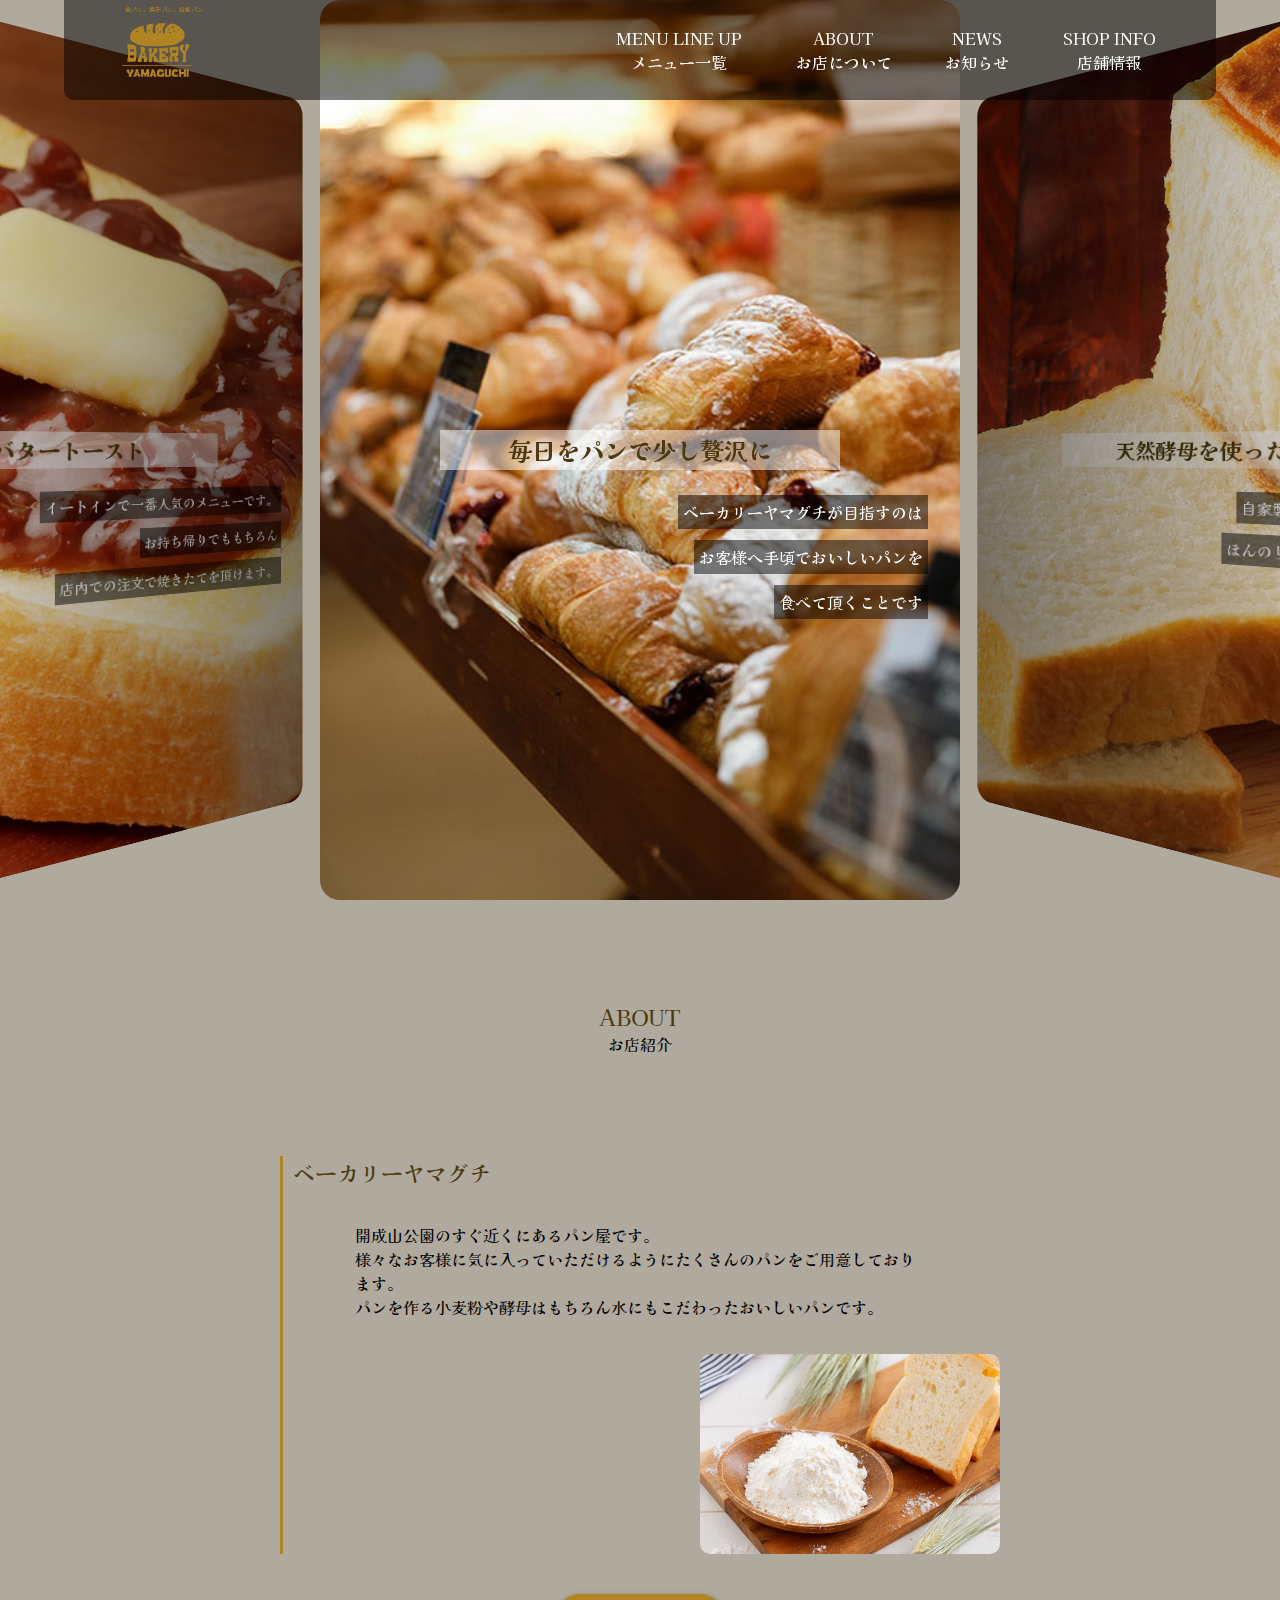
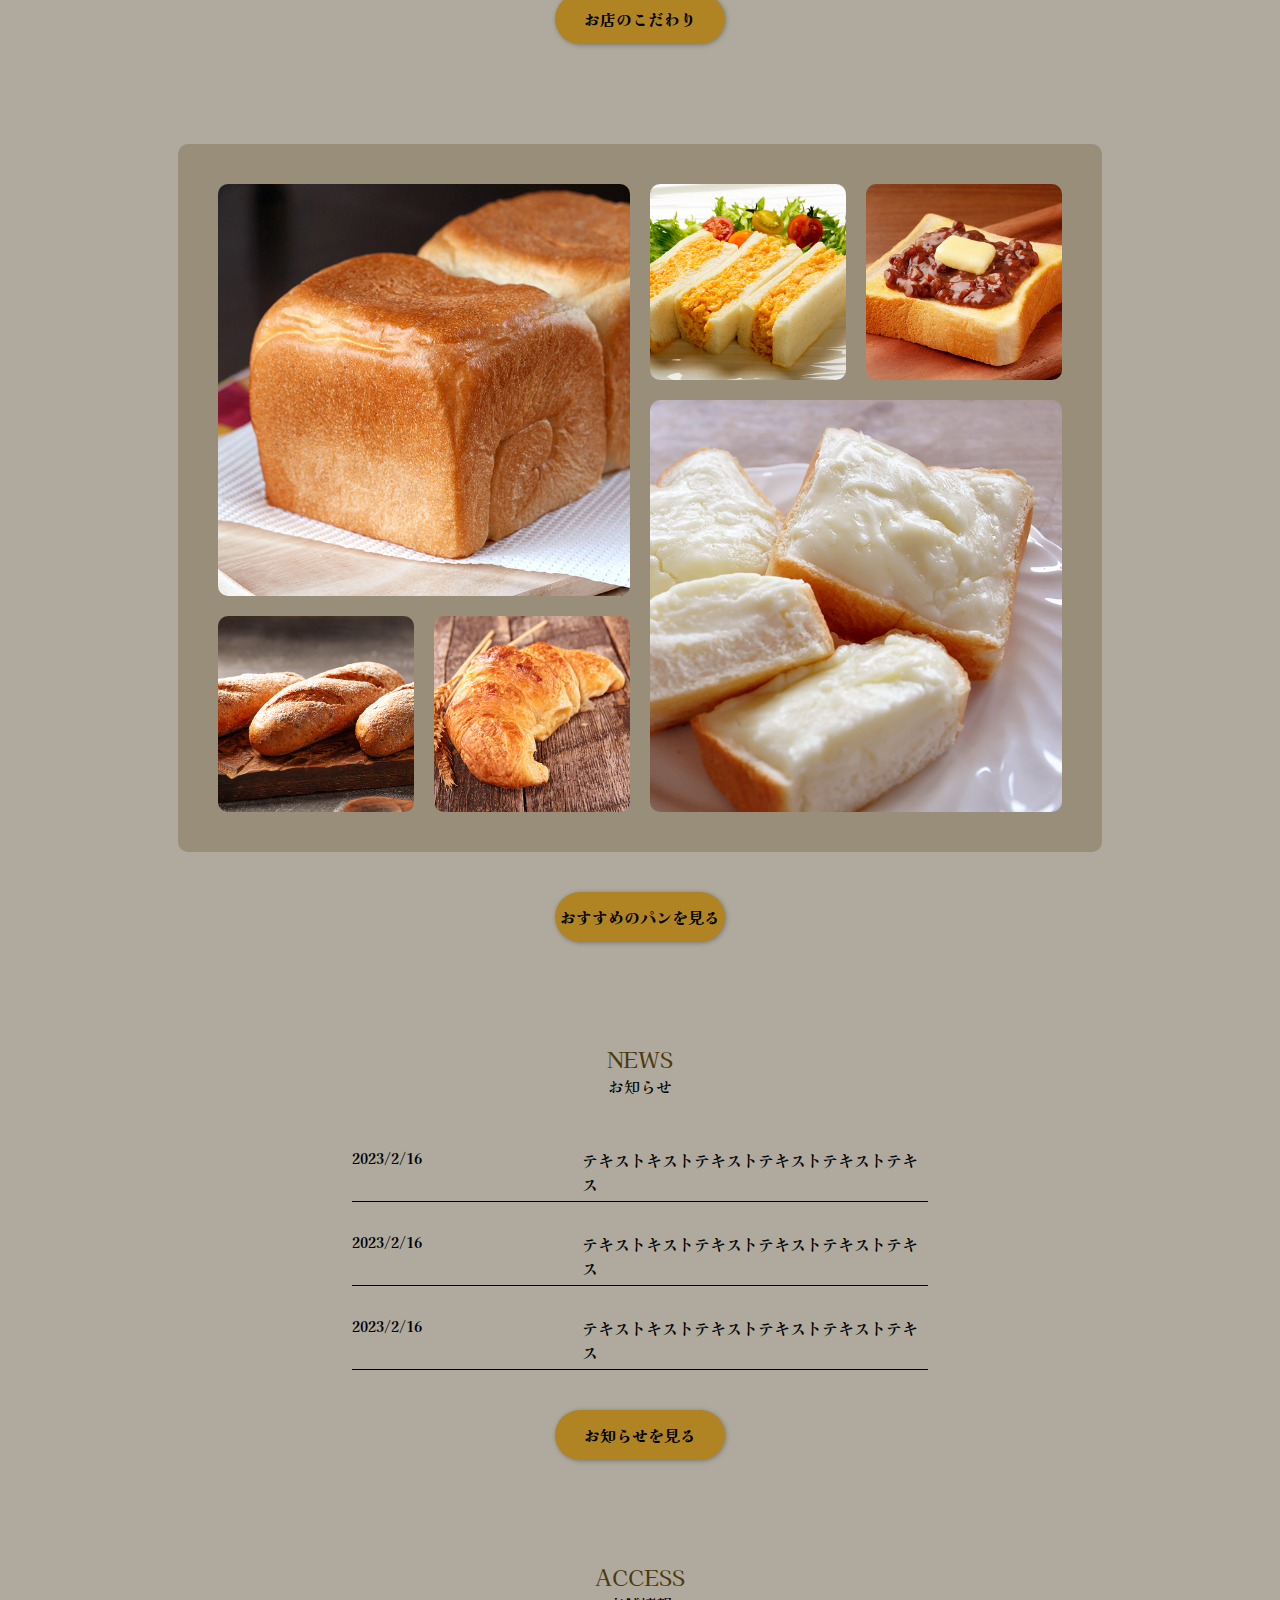
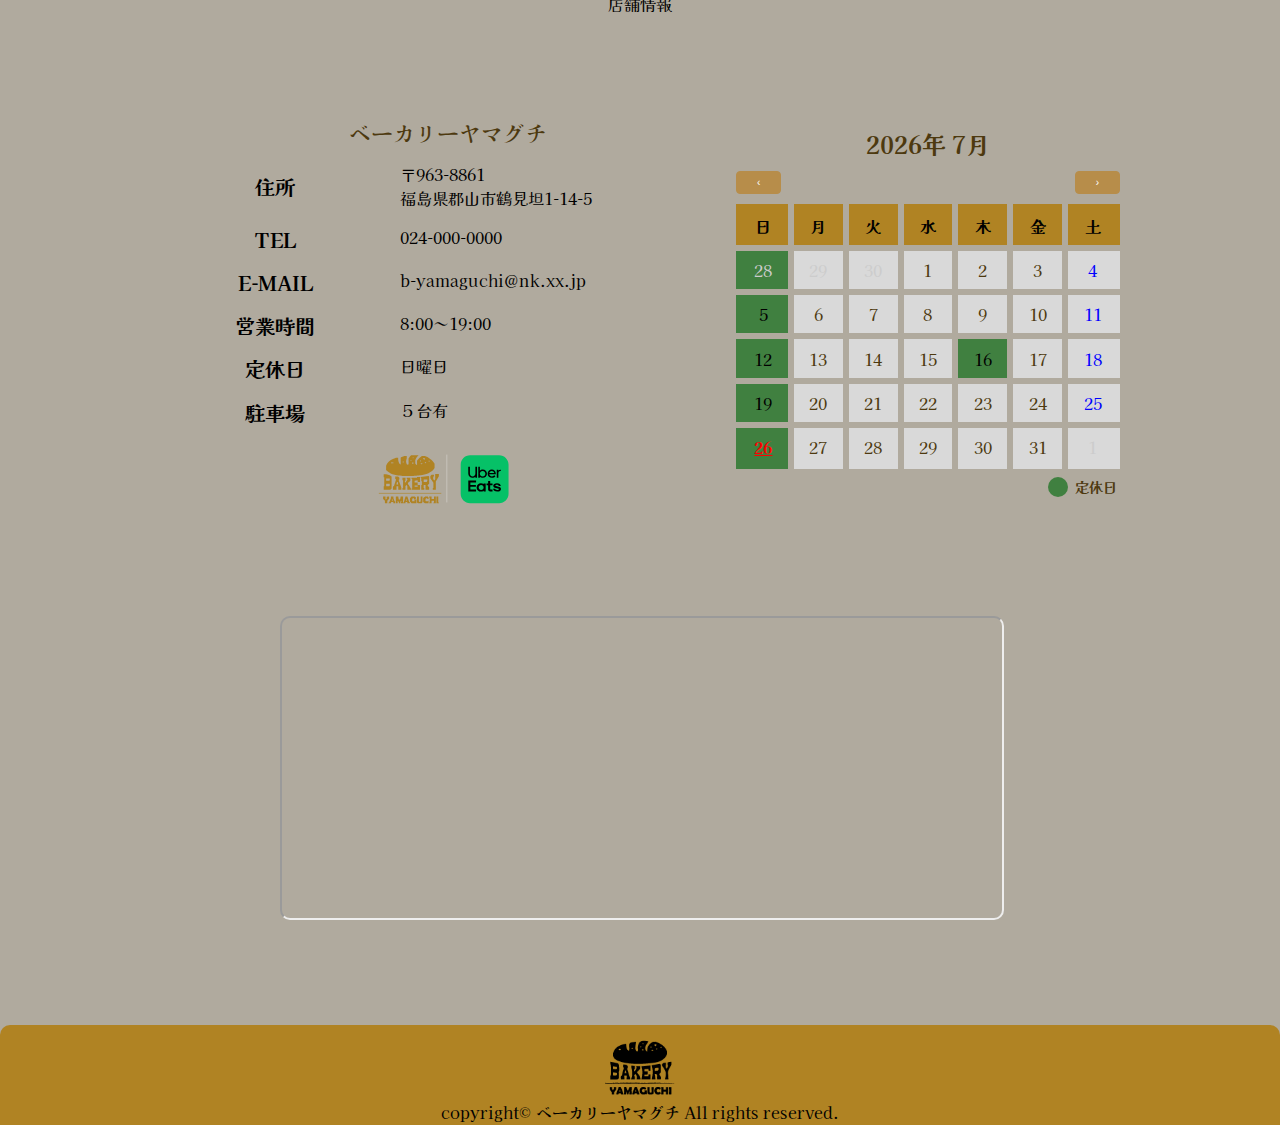
<file: bakery_portfolio/index.html>
<!doctype html>
<html>
<head>
  <meta charset="utf-8">
  <meta name="viewport" content="width=device-width,initial-scale=1">
  <title>郡山市開成山公園近くのパン屋さん　ベーカリーヤマグチ</title>
  <link rel="preconnect" href="https://fonts.googleapis.com">
  <link rel="preconnect" href="https://fonts.gstatic.com" crossorigin>
  <link href="https://fonts.googleapis.com/css2?family=Kaisei+Tokumin:wght@500&display=swap" rel="stylesheet">
  <link
  rel="stylesheet"
  href="https://cdn.jsdelivr.net/npm/swiper@9/swiper-bundle.min.css">
  <link rel="stylesheet" href="css/calendar.css">
  <link rel="stylesheet" href="css/style.css">
  
</head>

<body id="index">
  <div class="humburger radius">
    <div class="menu-border">
      <span class="menu-border__item radius"></span>
      <span class="menu-border__item radius"></span>
      <span class="menu-border__item radius"></span>
    </div>
  </div>
  <div class="nav-area">
      <nav class="nav-area__main radius">
        <div class="nav-area__logo">
        </div>
        <ul class="menu-list">
          <li class="menu-list__item">
              <a href="menu.html"><h2>MENU LINE UP</h2>
              <p>メニュー一覧</p></a>
          </li>
          <li class="menu-list__item">
            <a href="about.html"><h2>ABOUT</h2>
            <p>お店について</p></a>
          </li>
          <li class="menu-list__item">
            <a href="news.html"><h2>NEWS</h2>
            <p>お知らせ</p></a>
          </li>
          <li class="menu-list__item">
            <a  href="#info"><h2>SHOP INFO</h2>
            <p>店舗情報</p></a>
          </li>
        </ul>
      </nav>
    </div>
  
  <div id="container">
    <header id="top" class="header">
      <div class="header__area">
        <div class="logo radius">
          <h1>食パン、菓子パン、総菜パン</h1>
          <a href="index.html"><!--<img src="img/SVG/logo.svg" alt="ベーカリーヤマグチ">--></a>
        </div>
        
        <nav>
        <ul class="menu-list">
          <li class="menu-list__item">
              <a href="menu.html"><h2>MENU LINE UP</h2>
              <p>メニュー一覧</p></a>
          </li>
          <li class="menu-list__item">
            <a href="about.html"><h2>ABOUT</h2>
            <p>お店について</p></a>
          </li>
          <li class="menu-list__item">
            <a href="news.html"><h2>NEWS</h2>
            <p>お知らせ</p></a>
          </li>
          <li class="menu-list__item">
            <a  href="#info"><h2>SHOP INFO</h2>
            <p>店舗情報</p></a>
          </li>
        </ul>
      </nav>
      </div>
      
      <!--topイメージ-->
      <!-- Slider main container -->
      <div class="swiper">
        <!-- Additional required wrapper -->
        <div class="swiper-wrapper">
          <!-- Slides -->
          <div class="swiper-slide">
            <h2>毎日をパンで少し贅沢に</h2>
            <p class="line-1">ベーカリーヤマグチが目指すのは</p>
            <p class="line-2">お客様へ手頃でおいしいパンを</p>
            <p class="line-3">食べて頂くことです</p>
            <img src="img/top_img1_sp.jpg" alt="">
          </div>
          <div class="swiper-slide">
            <h2>天然酵母を使った食パン</h2>
            <p class="line-1">自家製の天然酵母を使用した食パンは</p>
            <p class="line-2">ほんのり甘くもちもちの食感が特徴です</p>
            <img src="img/top_img2.jpg" alt="">
          </div>
          <div class="swiper-slide">
            <h2>クリームボックス</h2>
            <p class="line-1">郡山市のソウルフード。</p>
            <p class="line-2">自慢の食パンに酪王牛乳で作った</p>
            <p class="line-3">丁度良い甘さのクリームを使用しました。</p>
            <img src="img/top_img3.jpg" alt="">
          </div>
          <div class="swiper-slide">
            <h2>あんバタートースト</h2>
            <p class="line-1">イートインで一番人気のメニューです。</p>
            <p class="line-2">お持ち帰りでももちろん</p>
            <p class="line-3">店内での注文で焼きたてを頂けます。</p>
            <img src="img/top_img4.jpg" alt="">
          </div>
        </div>
      </div>
      <!--topイメージ-->
    </header>
    
    

    <div id="main">
      <!--お店について-->
      <div id="about" class="about">
        <div class="about__text">
          <h2>ABOUT</h2>
          <p>お店紹介</p>
        </div>
        <div class="about__item left">
          <h2>ベーカリーヤマグチ</h2>
          <p>
            開成山公園のすぐ近くにあるパン屋です。<br>
            様々なお客様に気に入っていただけるようにたくさんのパンをご用意しております。<br>
            パンを作る小麦粉や酵母はもちろん水にもこだわったおいしいパンです。
          </p>
          <div id="flour" class="about-img radius"></div>
        </div>
        <a href="about.html">
          <div class="img__text">
            <p>お店のこだわり</p>
          </div>
        </a>
      </div>
      <!--お店についてここまで-->
      
      <!--イメージ画像エリア-->
      <div id="img" class="img">
        <div class="img-area  radius">
          <div class="img-area__top">
            <div class="img-area__wrap radius">
              <a href="menu.html">
                <img src="img/Plain-bread.jpg" alt="食パン" class="Plain-bread">
                <div class="img-area__wrap-text">
                  <p>食パン</p>
                  <p>当店一番人気<br>
                    自家製の天然酵母を使用し<br>
                    小麦粉にもこだわった自慢の食パンです</p>
                </div>
              </a>
            </div>
            <div class="img-area__flex">
              <div class="img-area__wrap flex-item radius">
                <a href="menu.html">
                  <img src="img/french-bread.jpg" alt="フランスパン" class="Plain-bread">
                  <div class="img-area__wrap-text">
                  <p>フランスパン</p>
                  <p>パリパリの皮は<br>
                  焼けばさらに香ばしくなります</p>
                  </div>
                </a>
              </div>
              <div class="img-area__wrap flex-item radius">
                <a href="menu.html">
                  <img src="img/Croissant.jpg" alt="クロワッサン" class="Plain-bread">
                  <div class="img-area__wrap-text">
                  <p>クロワッサン</p>
                  <p>バターを<br>
                  たくさん使ったサクサクの食感</p>
                  </div>
                </a>
              </div>
            </div>
          </div>
          <div class="img-area__bottom">
            <div class="img-area__flex">
              <div class="img-area__wrap flex-item radius">
                <a href="menu.html">
                  <img src="img/sandwitch.jpg" alt="卵サンド" class="Plain-bread">
                  <div class="img-area__wrap-text">
                  <p>たまごサンド</p>
                  <p>自慢の食パンに<br>
                  厳選した卵を使いました</p>
                  </div>
                </a>
              </div>
              <div class="img-area__wrap flex-item radius">
                <a href="menu.html">
                  <img src="img/anko.jpg" alt="あんバタートースト" class="Plain-bread">
                  <div class="img-area__wrap-text">
                  <p>あんバタートースト</p>
                  <p>十勝産のあずきを使ったあんこを<br>
                  たくさん使いました</p>
                  </div>
                </a>
              </div>
            </div>
            <div class="img-area__wrap radius">
              <a href="menu.html">
                <img src="img/creambox.jpg" alt="クリームボックス" class="Plain-bread">
                <div class="img-area__wrap-text">
                  <p>クリームボックス</p>
                  <p>郡山のご当地パン<br>
                  自慢の食パンと酪王牛乳を使ったクリームを合わせた最高のパンです。</p>
                  </div>
              </a>
            </div>
          </div>
        </div>
        <a href="menu.html">
          <div class="img__text">
            <p>おすすめのパンを見る</p>
          </div>
        </a>
      </div>
      <!--イメージ画像エリアここまで-->
      
      <!--お知らせ-->
      <div id="news" class="news">
        <div class="news__text">
          <h2>NEWS</h2>
          <p>お知らせ</p>
        </div>
        <div class="news__area">
          <ul class="news__list">
            <li class="news__item">
              <time datetime="2023-2-16">2023/2/16</time>
              <p>テキストキストテキストテキストテキストテキス</p>
            </li>
          </ul>
          <ul class="news__list">
            <li class="news__item">
              <time datetime="2023-2-16">2023/2/16</time>
              <p>テキストキストテキストテキストテキストテキス</p>
            </li>
          </ul>
          <ul class="news__list">
            <li class="news__item">
              <time datetime="2023-2-16">2023/2/16</time>
              <p>テキストキストテキストテキストテキストテキス</p>
            </li>
          </ul>
        </div>
        
        <a href="news.html">
          <div class="img__text">
            <p>お知らせを見る</p>
          </div>
        </a>
      </div>
      <!--お知らせここまで-->
      
      <!--店舗情報-->
      <div id="info" class="access">
        <div class="access__text">
          <h2>ACCESS</h2>
          <p>店舗情報</p>
        </div>
        <div class="access__flex">
          <div class="access__area">
            <ul class="access__list">
              <li class="access__item shop-name">
                <h2>ベーカリーヤマグチ</h2>
              </li>
              <li class="access__item">
                <p>住所</p>
                <p>〒963-8861<br>
                  福島県郡山市鶴見坦1-14-5</p>
              </li>
              <li class="access__item">
                <p>TEL</p>
                <p>024-000-0000</p>
              </li>
              <li class="access__item">
                <p>E-MAIL</p>
                <p>b-yamaguchi@nk.xx.jp</p>
              </li>
              <li class="access__item">
                <p>営業時間</p>
                <p>8:00～19:00</p>
              </li>
              <li class="access__item">
                <p>定休日</p>
                <p>日曜日</p>
              </li>
              <li class="access__item">
                <p>駐車場</p>
                <p>５台有</p>
              </li>
              <li class="access__item uber-icon">
                <a href="#"></a>
              </li>
            </ul>
          </div>
        
          <div class="wrapper">
          <!-- xxxx年xx月を表示 -->
            <h1 id="header"></h1>

            <!-- ボタンクリックで月移動 -->
            <div id="next-prev-button">
                <button id="prev" onclick="prev()">‹</button>
                <button id="next" onclick="next()">›</button>
            </div>

            <!-- カレンダー -->
            <div id="calendar"></div>

            <div class="closing-day">
              <span></span>
              <p>定休日</p>
            </div>
          </div>
        </div>
        
        <div class="access__map">
          <iframe class="google-map" src="https://www.google.com/maps/embed?pb=!1m18!1m12!1m3!1d15077.791841807717!2d140.36152680321027!3d37.3965620646556!2m3!1f0!2f0!3f0!3m2!1i1024!2i768!4f13.1!3m3!1m2!1s0x60206cbbe8025b95%3A0xc6d33c9845fe05be!2z44CSOTYzLTg4NjEg56aP5bO255yM6YOh5bGx5biC6ba06KaL5Z2m77yR5LiB55uu77yR77yU4oiS77yVIOWGheiXpOODk-ODqw!5e0!3m2!1sja!2sjp!4v1677559585548!5m2!1sja!2sjp" allowfullscreen="" loading="lazy" referrerpolicy="no-referrer-when-downgrade"></iframe>
        </div> 
      </div>
      <!--店舗情報ここまで-->
    </div>
    
    
    <!-- フッター -->
    <footer class="footer">
      <div class="footer__area">
        <a href="#top">
          <div class="footer__logo">
          </div>
        </a>
        <p class="footer__text">
          copyright&copy;
          ベーカリーヤマグチ
          All rights reserved.
        </p>
      </div>
    </footer>
    <!-- フッターここまで-->
  </div>
  
  <script src="https://cdn.jsdelivr.net/npm/swiper@9/swiper-bundle.min.js"></script>
  <script src="js/calendar.js"></script>
  <script src="js/main.js"></script>
  
</body>
</html>
</file>
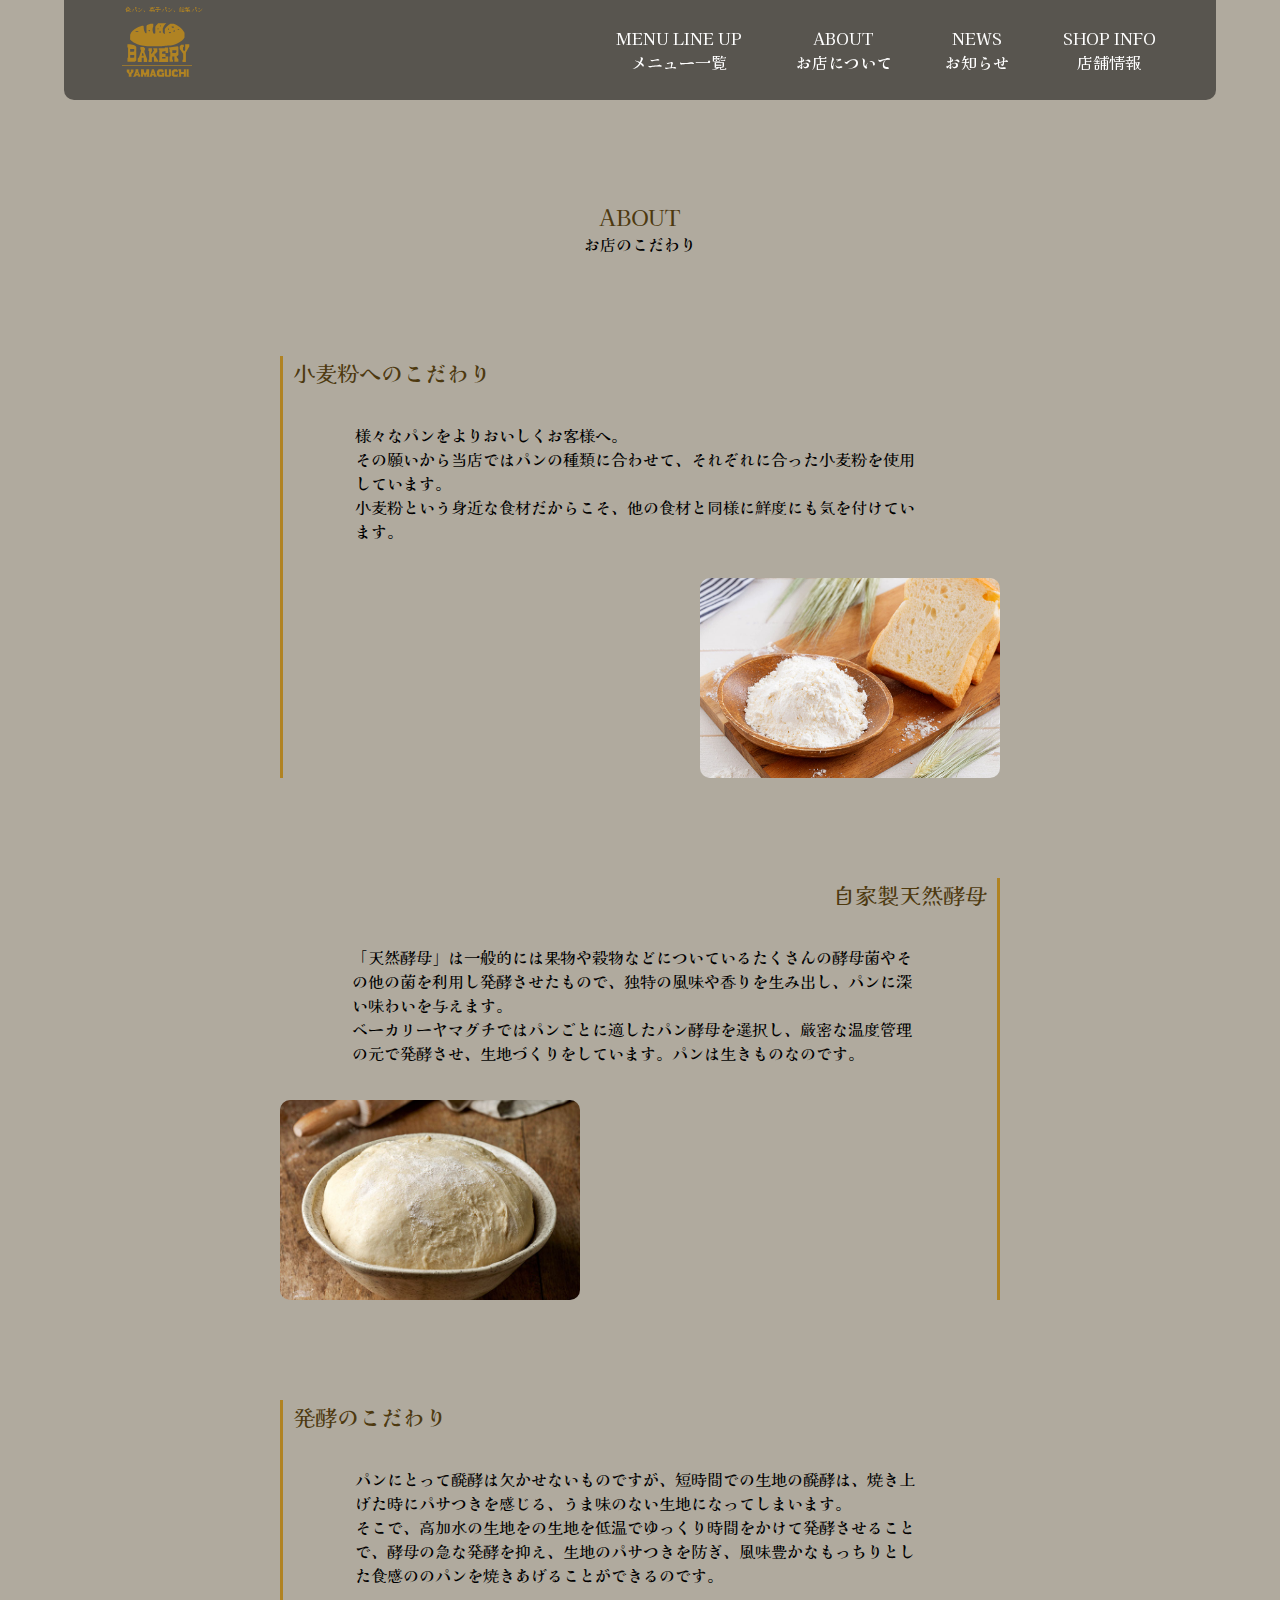
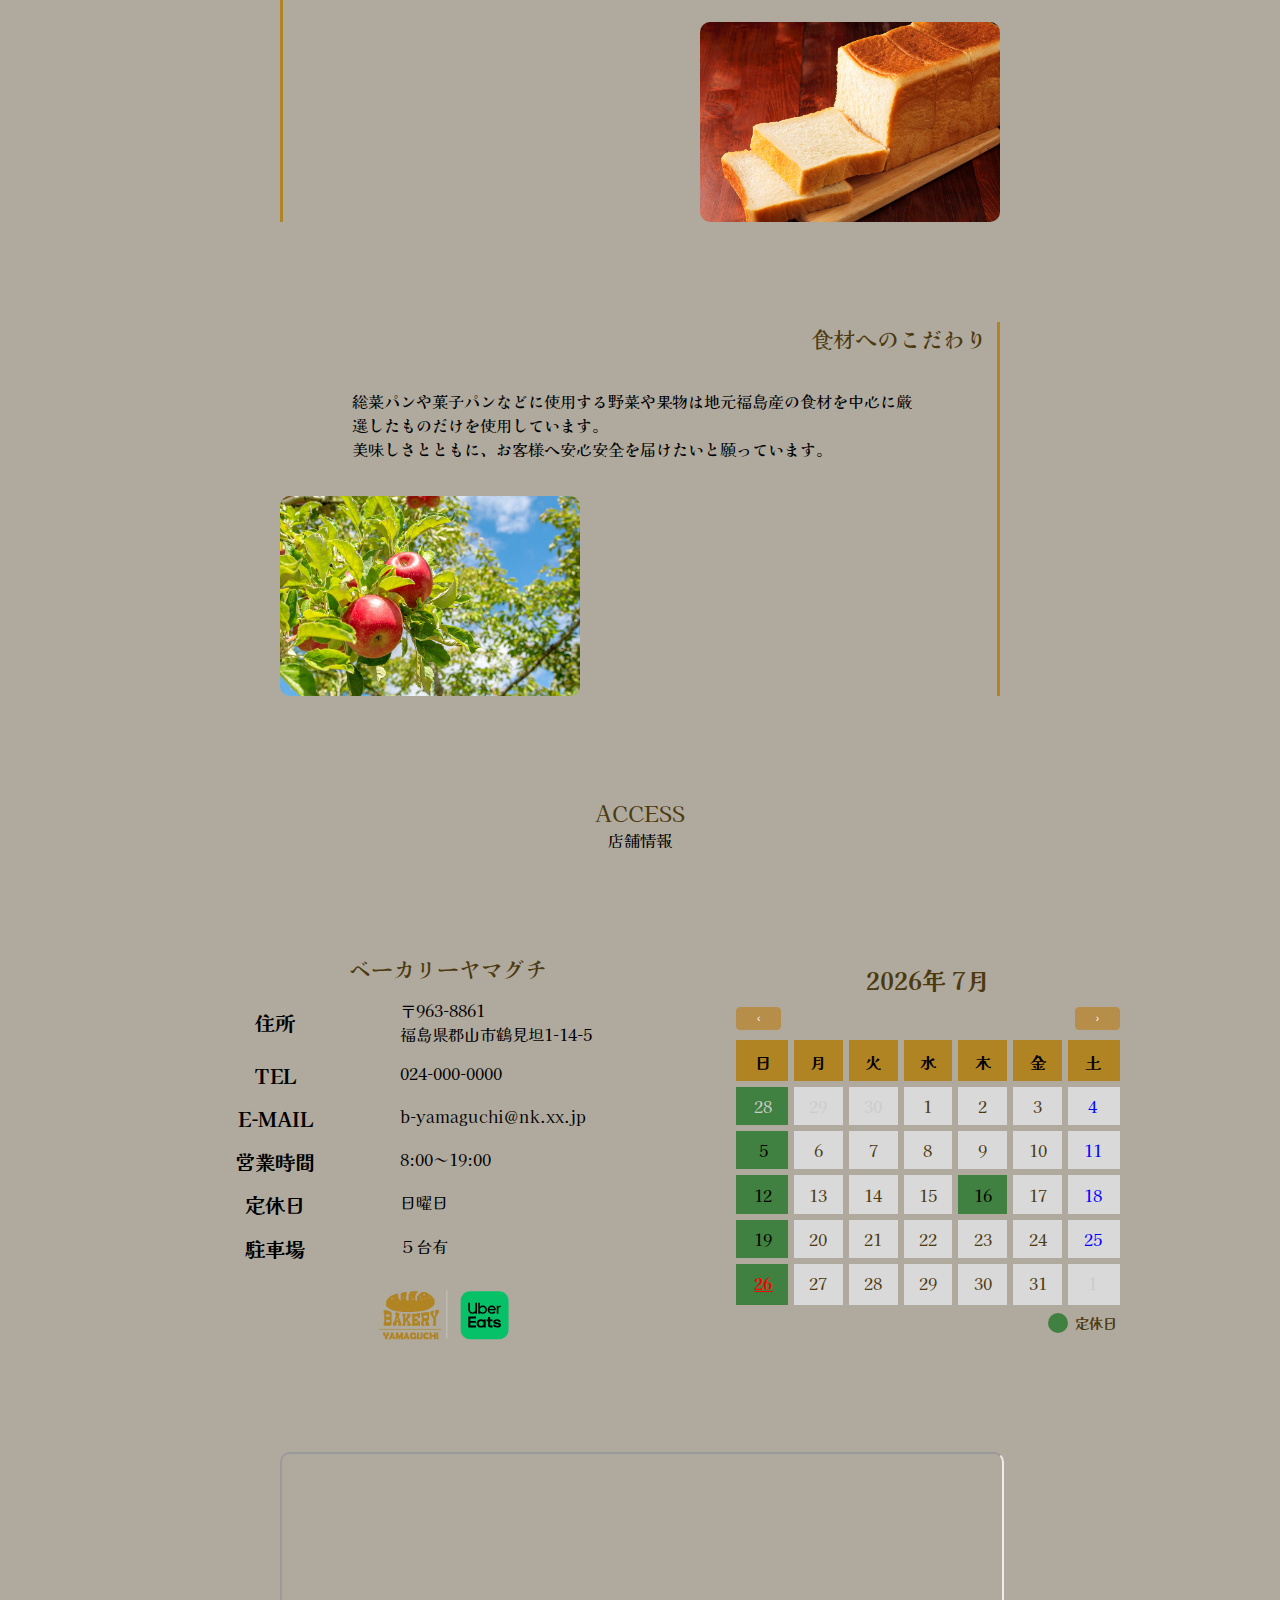
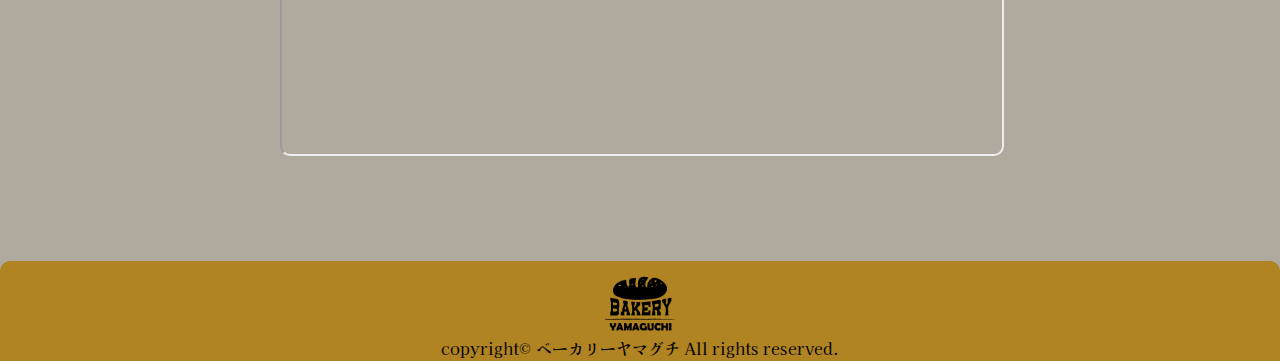
<file: bakery_portfolio/about.html>
<!doctype html>
<html>
<head>
  <meta charset="utf-8">
  <meta name="viewport" content="width=device-width,initial-scale=1">
  <title>お店のこだわり　ベーカリーヤマグチ</title>
  <link rel="preconnect" href="https://fonts.googleapis.com">
  <link rel="preconnect" href="https://fonts.gstatic.com" crossorigin>
  <link href="https://fonts.googleapis.com/css2?family=Kaisei+Tokumin:wght@500&display=swap" rel="stylesheet">
  <link
  rel="stylesheet"
  href="https://cdn.jsdelivr.net/npm/swiper@9/swiper-bundle.min.css">
  <link rel="stylesheet" href="css/calendar.css">
  <link rel="stylesheet" href="css/style.css">
  <link rel="stylesheet" href="css/about.css">
  
</head>

<body id="index">
  <div class="humburger radius">
    <div class="menu-border">
      <span class="menu-border__item radius"></span>
      <span class="menu-border__item radius"></span>
      <span class="menu-border__item radius"></span>
    </div>
  </div>
  <div class="nav-area">
      <nav class="nav-area__main radius">
        <div class="nav-area__logo">
        </div>
        <ul class="menu-list">
          <li class="menu-list__item">
              <a href="menu.html"><h2>MENU LINE UP</h2>
              <p>メニュー一覧</p></a>
          </li>
          <li class="menu-list__item">
            <a href="about.html"><h2>ABOUT</h2>
            <p>お店について</p></a>
          </li>
          <li class="menu-list__item">
            <a href="news.html"><h2>NEWS</h2>
            <p>お知らせ</p></a>
          </li>
          <li class="menu-list__item">
            <a  href="#info"><h2>SHOP INFO</h2>
            <p>店舗情報</p></a>
          </li>
        </ul>
      </nav>
    </div>
  
  <div id="container">
    <header id="top" class="header">
      <div class="header__area">
        <div class="logo radius">
          <h1>食パン、菓子パン、総菜パン</h1>
          <a href="index.html"><!--<img src="img/SVG/logo.svg" alt="ベーカリーヤマグチ">--></a>
        </div>
        
        <nav>
        <ul class="menu-list">
          <li class="menu-list__item">
              <a href="menu.html"><h2>MENU LINE UP</h2>
              <p>メニュー一覧</p></a>
          </li>
          <li class="menu-list__item">
            <a href="about.html"><h2>ABOUT</h2>
            <p>お店について</p></a>
          </li>
          <li class="menu-list__item">
            <a href="news.html"><h2>NEWS</h2>
            <p>お知らせ</p></a>
          </li>
          <li class="menu-list__item">
            <a  href="#info"><h2>SHOP INFO</h2>
            <p>店舗情報</p></a>
          </li>
        </ul>
      </nav>
      </div>
    </header>
    
    

    <div id="main">
      <!--お店について-->
      <div id="about" class="about">
        <div class="about__text">
          <h2>ABOUT</h2>
          <p>お店のこだわり</p>
        </div>
        <div class="about__item left">
          <h2>小麦粉へのこだわり</h2>
          <p>
            様々なパンをよりおいしくお客様へ。<br>
            その願いから当店ではパンの種類に合わせて、それぞれに合った小麦粉を使用しています。<br>
            小麦粉という身近な食材だからこそ、他の食材と同様に鮮度にも気を付けています。
          </p>
          <div id="flour" class="about-img radius"></div>
        </div>
        <div class="about__item right">
          <h2>自家製天然酵母</h2>
          <p>
            「天然酵母」は一般的には果物や穀物などについているたくさんの酵母菌やその他の菌を利用し発酵させたもので、独特の風味や香りを生み出し、パンに深い味わいを与えます。<br>
            ベーカリーヤマグチではパンごとに適したパン酵母を選択し、厳密な温度管理の元で発酵させ、生地づくりをしています。パンは生きものなのです。
          </p>
          <div  id="natural-yeast" class="about-img radius"></div>
        </div>
        <div class="about__item left">
          <h2>発酵のこだわり</h2>
          <p>
            パンにとって醗酵は欠かせないものですが、短時間での生地の醗酵は、焼き上げた時にパサつきを感じる、うま味のない生地になってしまいます。<br>
            そこで、高加水の生地をの生地を低温でゆっくり時間をかけて発酵させることで、酵母の急な発酵を抑え、生地のパサつきを防ぎ、風味豊かなもっちりとした食感ののパンを焼きあげることができるのです。
          </p>
          <div id="fermentation" class="about-img radius"></div>
        </div>
        <div class="about__item right">
          <h2>食材へのこだわり</h2>
          <p>
            総菜パンや菓子パンなどに使用する野菜や果物は地元福島産の食材を中心に厳選したものだけを使用しています。<br>
            美味しさとともに、お客様へ安心安全を届けたいと願っています。
          </p>
          <div  id="food" class="about-img radius"></div>
        </div>
      </div>
      <!--お店についてここまで-->
      
      <!--店舗情報-->
      <div id="info" class="access">
        <div class="access__text">
          <h2>ACCESS</h2>
          <p>店舗情報</p>
        </div>
        <div class="access__flex">
          <div class="access__area">
            <ul class="access__list">
              <li class="access__item shop-name">
                <h2>ベーカリーヤマグチ</h2>
              </li>
              <li class="access__item">
                <p>住所</p>
                <p>〒963-8861<br>
                  福島県郡山市鶴見坦1-14-5</p>
              </li>
              <li class="access__item">
                <p>TEL</p>
                <p>024-000-0000</p>
              </li>
              <li class="access__item">
                <p>E-MAIL</p>
                <p>b-yamaguchi@nk.xx.jp</p>
              </li>
              <li class="access__item">
                <p>営業時間</p>
                <p>8:00～19:00</p>
              </li>
              <li class="access__item">
                <p>定休日</p>
                <p>日曜日</p>
              </li>
              <li class="access__item">
                <p>駐車場</p>
                <p>５台有</p>
              </li>
              <li class="access__item uber-icon">
                <a href="#"></a>
              </li>
            </ul>
          </div>
        
          <div class="wrapper">
          <!-- xxxx年xx月を表示 -->
            <h1 id="header"></h1>

            <!-- ボタンクリックで月移動 -->
            <div id="next-prev-button">
                <button id="prev" onclick="prev()">‹</button>
                <button id="next" onclick="next()">›</button>
            </div>

            <!-- カレンダー -->
            <div id="calendar"></div>

            <div class="closing-day">
              <span></span>
              <p>定休日</p>
            </div>
          </div>
        </div>
        
        <div class="access__map">
          <iframe class="google-map" src="https://www.google.com/maps/embed?pb=!1m18!1m12!1m3!1d15077.791841807717!2d140.36152680321027!3d37.3965620646556!2m3!1f0!2f0!3f0!3m2!1i1024!2i768!4f13.1!3m3!1m2!1s0x60206cbbe8025b95%3A0xc6d33c9845fe05be!2z44CSOTYzLTg4NjEg56aP5bO255yM6YOh5bGx5biC6ba06KaL5Z2m77yR5LiB55uu77yR77yU4oiS77yVIOWGheiXpOODk-ODqw!5e0!3m2!1sja!2sjp!4v1677559585548!5m2!1sja!2sjp" allowfullscreen="" loading="lazy" referrerpolicy="no-referrer-when-downgrade"></iframe>
        </div> 
      </div>
      <!--店舗情報ここまで-->
    </div>
    
    
    <!-- フッター -->
    <footer class="footer">
      <div class="footer__area">
        <a href="#top">
          <div class="footer__logo">
          </div>
        </a>
        <p class="footer__text">
          copyright&copy;
          ベーカリーヤマグチ
          All rights reserved.
        </p>
      </div>
    </footer>
    <!-- フッターここまで-->
  </div>
  
  <script src="https://cdn.jsdelivr.net/npm/swiper@9/swiper-bundle.min.js"></script>
  <script src="js/calendar.js"></script>
  <script src="js/main.js"></script>
  
</body>
</html>
</file>
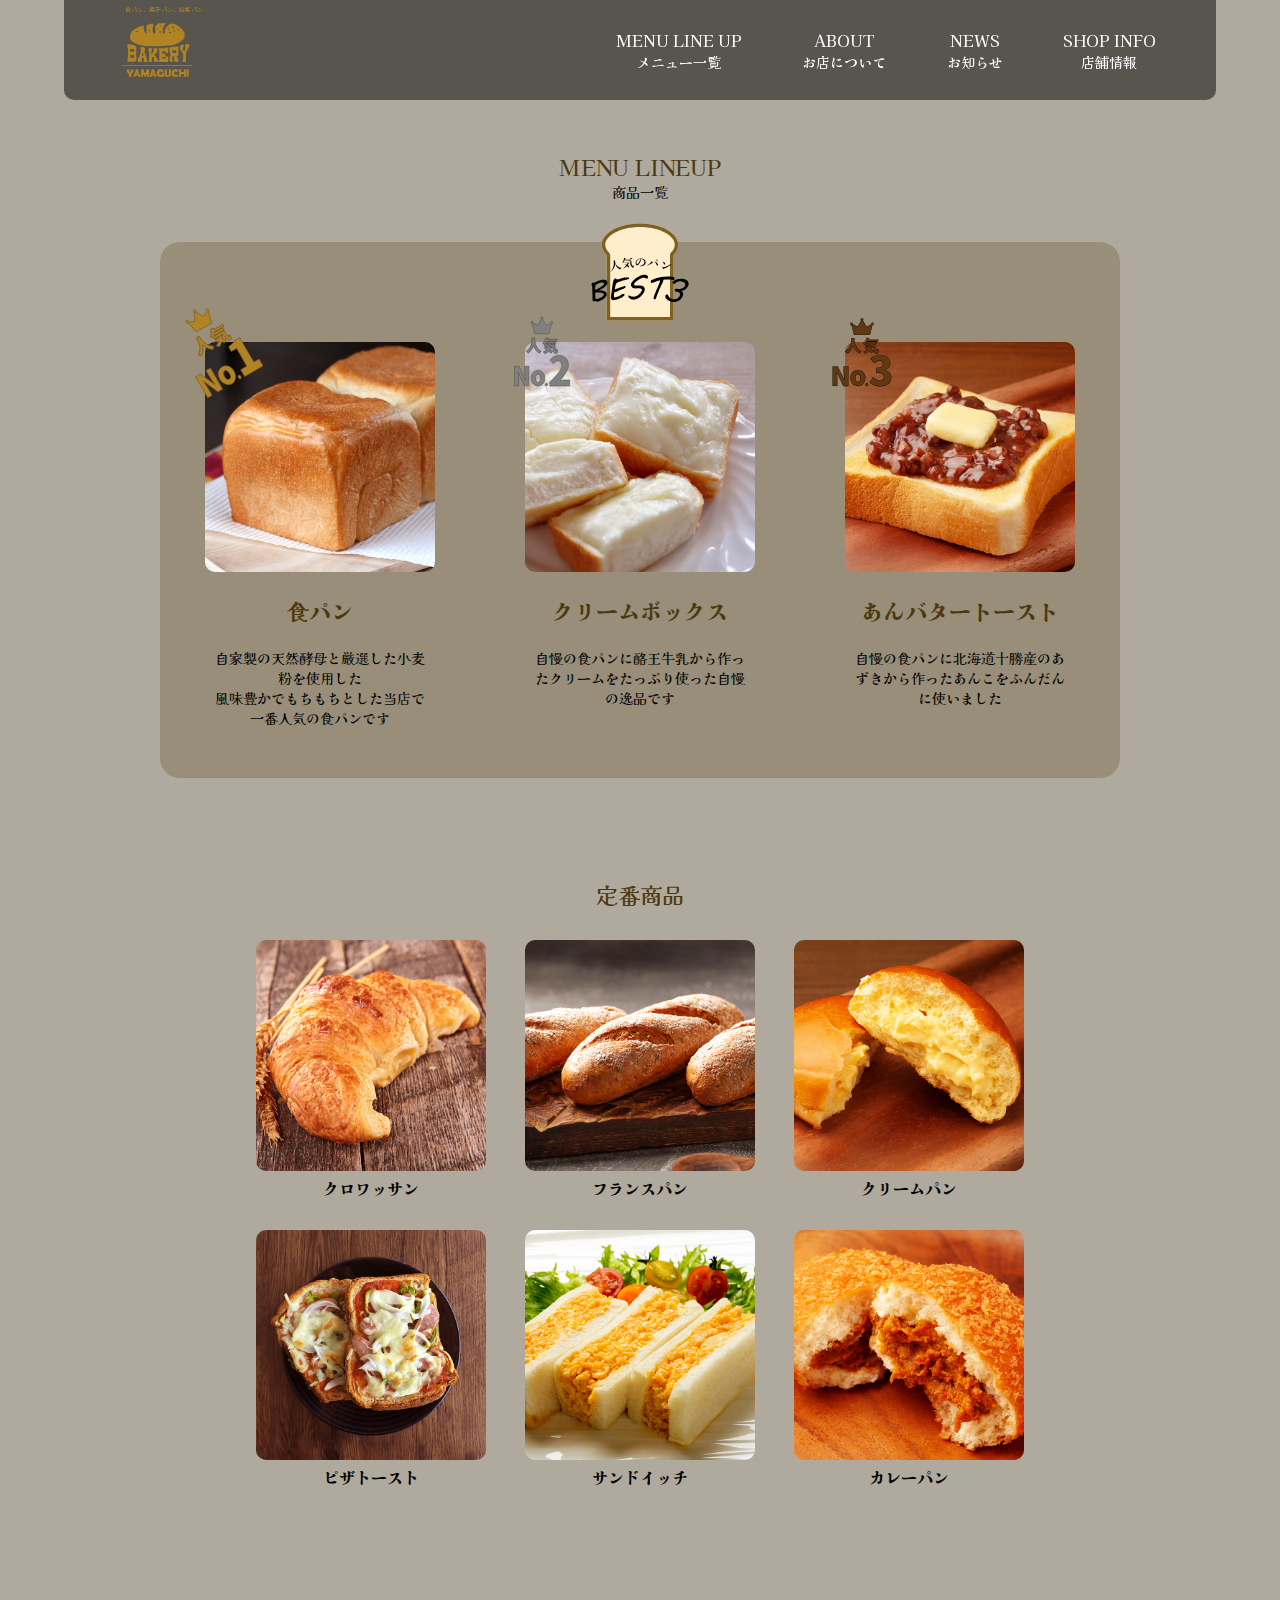
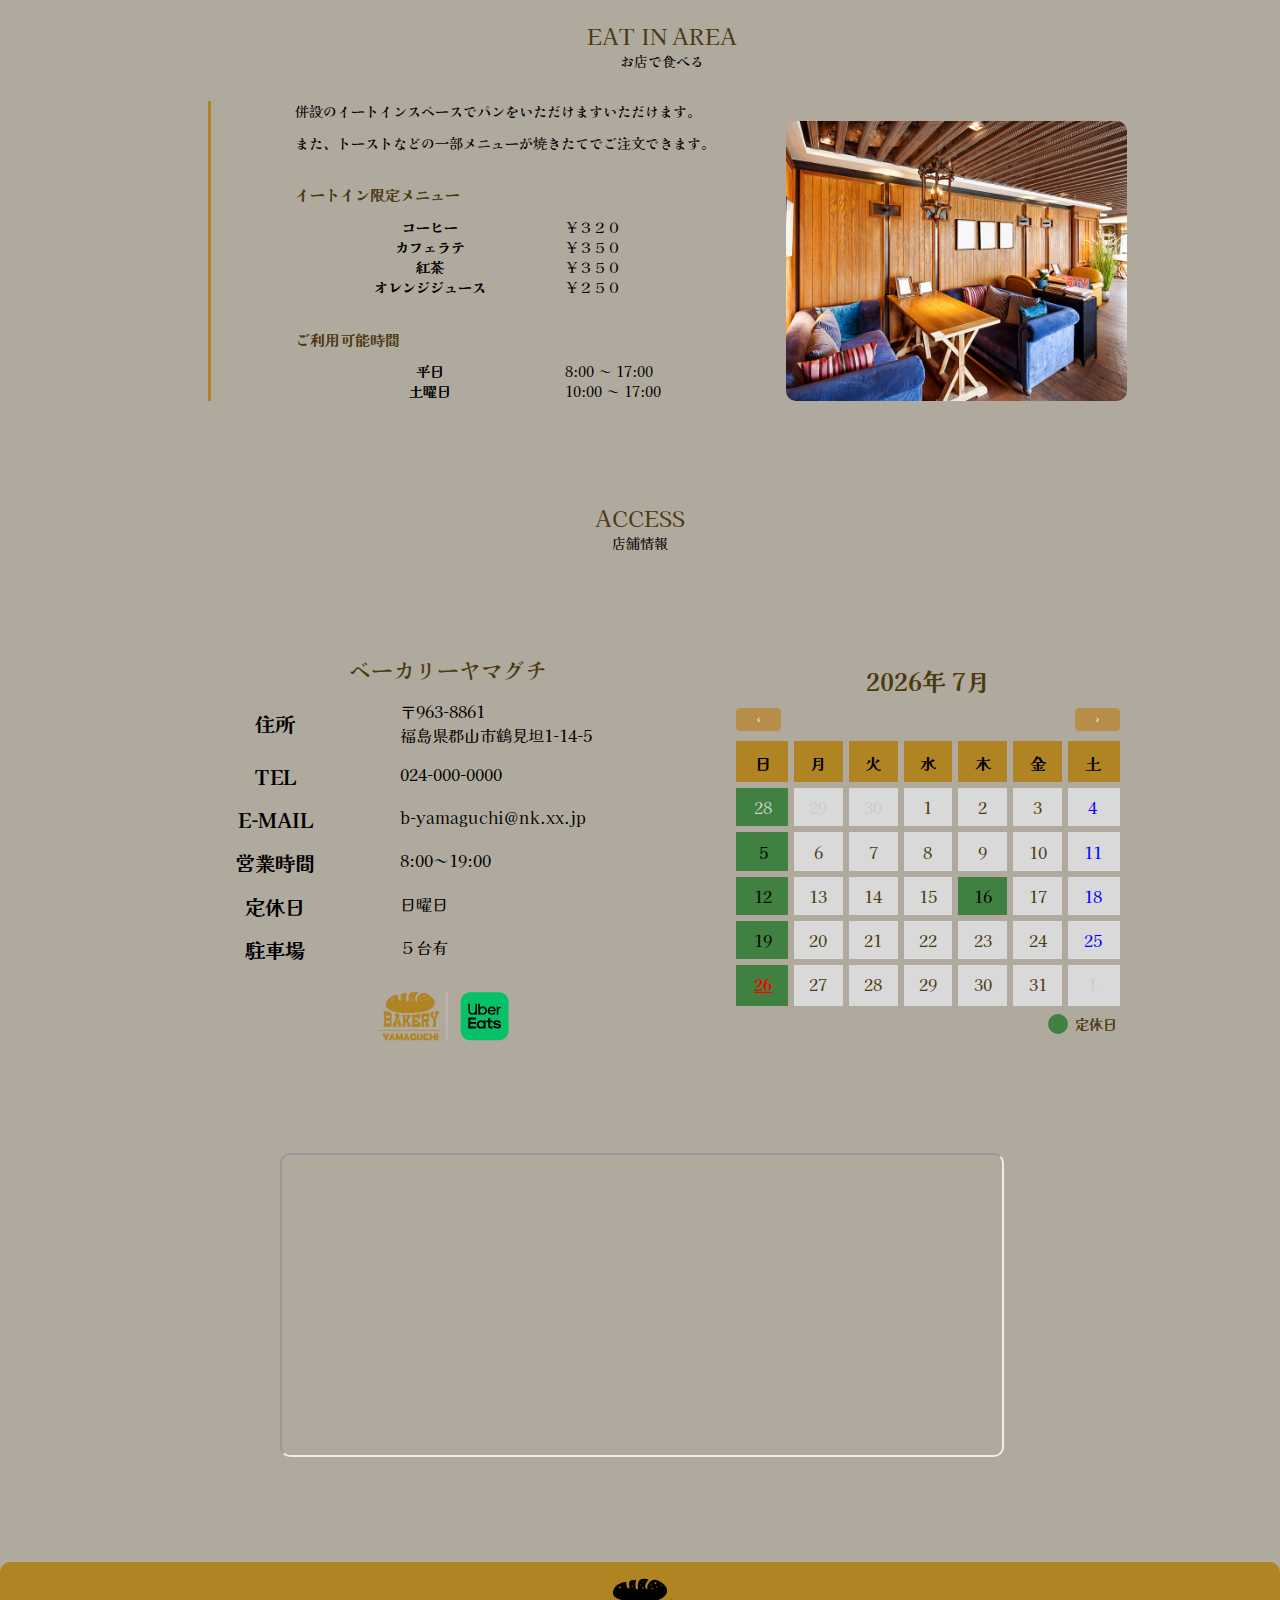
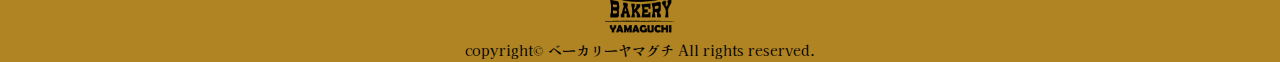
<file: bakery_portfolio/menu.html>
<!doctype html>
<html>
<head>
  <meta charset="utf-8">
  <meta name="viewport" content="width=device-width,initial-scale=1">
  <title>メニューラインナップ　ベーカリーヤマグチ</title>
  <link rel="preconnect" href="https://fonts.googleapis.com">
  <link rel="preconnect" href="https://fonts.gstatic.com" crossorigin>
  <link href="https://fonts.googleapis.com/css2?family=Kaisei+Tokumin:wght@500&display=swap" rel="stylesheet">
  <link
  rel="stylesheet"
  href="https://cdn.jsdelivr.net/npm/swiper@9/swiper-bundle.min.css">
  <link rel="stylesheet" href="css/calendar.css">
  <link rel="stylesheet" href="css/style.css">
  <link rel="stylesheet" href="css/menu.css">
  
</head>

<body id="index">
  <div class="humburger radius">
    <div class="menu-border">
      <span class="menu-border__item radius"></span>
      <span class="menu-border__item radius"></span>
      <span class="menu-border__item radius"></span>
    </div>
  </div>
  <div class="nav-area">
      <nav class="nav-area__main radius">
        <div class="nav-area__logo">
        </div>
        <ul class="menu-list">
          <li class="menu-list__item">
              <a href="menu.html"><h2>MENU LINE UP</h2>
              <p>メニュー一覧</p></a>
          </li>
          <li class="menu-list__item">
            <a href="about.html"><h2>ABOUT</h2>
            <p>お店について</p></a>
          </li>
          <li class="menu-list__item">
            <a href="news.html"><h2>NEWS</h2>
            <p>お知らせ</p></a>
          </li>
          <li class="menu-list__item">
            <a  href="#info"><h2>SHOP INFO</h2>
            <p>店舗情報</p></a>
          </li>
        </ul>
      </nav>
    </div>
  
  <div id="container">
    <header id="top" class="header">
      <div class="header__area">
        <div class="logo radius">
          <h1>食パン、菓子パン、総菜パン</h1>
          <a href="index.html"><!--<img src="img/SVG/logo.svg" alt="ベーカリーヤマグチ">--></a>
        </div>
        
        <nav>
        <ul class="menu-list">
          <li class="menu-list__item">
              <a href="menu.html"><h2>MENU LINE UP</h2>
              <p>メニュー一覧</p></a>
          </li>
          <li class="menu-list__item">
            <a href="about.html"><h2>ABOUT</h2>
            <p>お店について</p></a>
          </li>
          <li class="menu-list__item">
            <a href="news.html"><h2>NEWS</h2>
            <p>お知らせ</p></a>
          </li>
          <li class="menu-list__item">
            <a  href="#info"><h2>SHOP INFO</h2>
            <p>店舗情報</p></a>
          </li>
        </ul>
      </nav>
      </div>
    </header>
    
    <div class="nav-area">
      <nav class="nav-area__main radius">
        <div class="nav-area__logo">
        </div>
        <ul class="menu-list">
          <li class="menu-list__item">
              <a href="menu.html"><h2>MENU LINE UP</h2>
              <p>メニュー一覧</p></a>
          </li>
          <li class="menu-list__item">
            <a href="index.html#main"><h2>ABOUT</h2>
            <p>お店について</p></a>
          </li>
          <li class="menu-list__item">
            <a href="news.html"><h2>NEWS</h2>
            <p>お知らせ</p></a>
          </li>
          <li class="menu-list__item">
            <a  href="#info"><h2>SHOP INFO</h2>
            <p>店舗情報</p></a>
          </li>
        </ul>
      </nav>
    </div>
    
    <div id="main">
      <div class="menu-lineup">
        <div class="menu-lineup__text">
          <h2>MENU LINEUP</h2>
          <p>商品一覧</p>
        </div>
        <div class="menu-lineup__best3">
          <div class="best3-text__area">
            <div class="best3-text">
              
            </div>
          </div>
          
          <div class="menu-lineup__item">
            <img class="menu-lineup__icon no1" src="img/SVG/ranking_icon1_v2.svg" alt="ナンバー1">
            <img class="menu-lineup__img radius" src="img/Plain-bread.jpg" alt="食パン">
            <h3>食パン</h3>
            <p>自家製の天然酵母と厳選した小麦粉を使用した<br>
              風味豊かでもちもちとした当店で一番人気の食パンです</p>
          </div>
          <div class="menu-lineup__item">
            <img class="menu-lineup__icon" src="img/SVG/ranking_icon2_v2.svg" alt="ナンバー2">
            <img class="menu-lineup__img radius" src="img/creambox.jpg" alt="クリームボックス">
            <h3>クリームボックス</h3>
            <p>自慢の食パンに酪王牛乳から作ったクリームをたっぷり使った自慢の逸品です</p>
          </div>
          <div class="menu-lineup__item">
            <img class="menu-lineup__icon" src="img/SVG/ranking_icon3_v2.svg" alt="ナンバー3">
            <img class="menu-lineup__img radius" src="img/anko.jpg" alt="あんバタートースト">
            <h3>あんバタートースト</h3>
            <p>自慢の食パンに北海道十勝産のあずきから作ったあんこをふんだんに使いました</p>
          </div>
        </div>
        <div class="menu-lineup__other">
          <h2>定番商品</h2>
          
          <div class="menu-lineup__wrap">
            <div class="bread-img">
              <img class="radius" src="img/Croissant.jpg" alt="クロワッサン">
              <p>クロワッサン</p>
            </div>
            <div class="bread-img">
              <img class="radius" src="img/french-bread.jpg" alt="フランスパン">
              <p>フランスパン</p>
            </div>
            <div class="bread-img">
              <img class="radius" src="img/cream.jpg" alt="クリームパン">
              <p>クリームパン</p>
            </div>
            <div class="bread-img">
              <img class="radius" src="img/pizza.jpg" alt="ピザトースト">
              <p>ピザトースト</p>
            </div>
            <div class="bread-img">
              <img class="radius" src="img/sandwitch.jpg" alt="サンドイッチ">
              <p>サンドイッチ</p>
            </div>
            <div class="bread-img">
              <img class="radius" src="img/curry.jpg" alt="カレーパン">
              <p>カレーパン</p>
            </div>
          </div>
        </div>
      </div>
      
      <div class="eatin">
        <div class="eatin__text">
          <h2>EAT IN AREA</h2>
          <p>お店で食べる</p>
        </div>
        <div class="eatin__area">
          <p class="eatin__item">併設のイートインスペースでパンをいただけますいただけます。</p>
          <p>また、トーストなどの一部メニューが焼きたてでご注文できます。</p>
          <p  class="eatin__menu-text">イートイン限定メニュー</p>
          <ul class="eatin__menu-area">
            <li class="eatin__menu">
              <p>コーヒー</p>
              <p>￥３２０</p>
            </li>
            <li class="eatin__menu">
              <p>カフェラテ</p>
              <p>￥３５０</p>
            </li>
            <li class="eatin__menu">
              <p>紅茶</p>
              <p>￥３５０</p>
            </li>
            <li class="eatin__menu">
              <p>オレンジジュース</p>
              <p>￥２５０</p>
            </li>
          </ul>
          <p class="eatin__hours-text">ご利用可能時間</p>
          <ul class="eatin__hours-area">
            <li class="eatin__hours">
              <p>平日</p>
              <p>8:00 ～ 17:00</p>
            </li>
            <li class="eatin__hours">
              <p>土曜日</p>
              <p>10:00 ～ 17:00</p>
            </li>
          </ul>
          <div class="eatin__img radius"></div>
        </div>
      </div>
      <!--店舗情報-->
      <div id="info" class="access">
        <div class="access__text">
          <h2>ACCESS</h2>
          <p>店舗情報</p>
        </div>
        <div class="access__flex">
          <div class="access__area">
          <ul class="access__list">
            <li class="access__item shop-name">
              <h2>ベーカリーヤマグチ</h2>
            </li>
            <li class="access__item">
              <p>住所</p>
              <p>〒963-8861<br>
                福島県郡山市鶴見坦1-14-5</p>
            </li>
            <li class="access__item">
              <p>TEL</p>
              <p>024-000-0000</p>
            </li>
            <li class="access__item">
              <p>E-MAIL</p>
              <p>b-yamaguchi@nk.xx.jp</p>
            </li>
            <li class="access__item">
              <p>営業時間</p>
              <p>8:00～19:00</p>
            </li>
            <li class="access__item">
              <p>定休日</p>
              <p>日曜日</p>
            </li>
            <li class="access__item">
              <p>駐車場</p>
              <p>５台有</p>
            </li>
            <li class="access__item uber-icon">
              <a href="#"></a>
            </li>
          </ul>
        </div>
        
          <div class="wrapper">
        <!-- xxxx年xx月を表示 -->
          <h1 id="header"></h1>

          <!-- ボタンクリックで月移動 -->
          <div id="next-prev-button">
              <button id="prev" onclick="prev()">‹</button>
              <button id="next" onclick="next()">›</button>
          </div>

          <!-- カレンダー -->
          <div id="calendar"></div>
          
          <div class="closing-day">
            <span></span>
            <p>定休日</p>
          </div>
        </div>
        </div>
        
        <div class="access__map">
          <iframe class="google-map" src="https://www.google.com/maps/embed?pb=!1m18!1m12!1m3!1d15077.791841807717!2d140.36152680321027!3d37.3965620646556!2m3!1f0!2f0!3f0!3m2!1i1024!2i768!4f13.1!3m3!1m2!1s0x60206cbbe8025b95%3A0xc6d33c9845fe05be!2z44CSOTYzLTg4NjEg56aP5bO255yM6YOh5bGx5biC6ba06KaL5Z2m77yR5LiB55uu77yR77yU4oiS77yVIOWGheiXpOODk-ODqw!5e0!3m2!1sja!2sjp!4v1677559585548!5m2!1sja!2sjp" allowfullscreen="" loading="lazy" referrerpolicy="no-referrer-when-downgrade"></iframe>
        </div> 
      </div>
      <!--店舗情報ここまで-->
    </div>
    
    
    <!-- フッター -->
    <footer class="footer">
      <div class="footer__area">
        <a href="#top">
          <div class="footer__logo">
          </div>
        </a>
        <p class="footer__text">
          copyright&copy;
          ベーカリーヤマグチ
          All rights reserved.
        </p>
      </div>
    </footer>
    <!-- フッターここまで-->
  </div>
  
  <script src="https://cdn.jsdelivr.net/npm/swiper@9/swiper-bundle.min.js"></script>
  <script src="js/calendar.js"></script>
  <script src="js/main.js"></script>
  
</body>
</html>
</file>
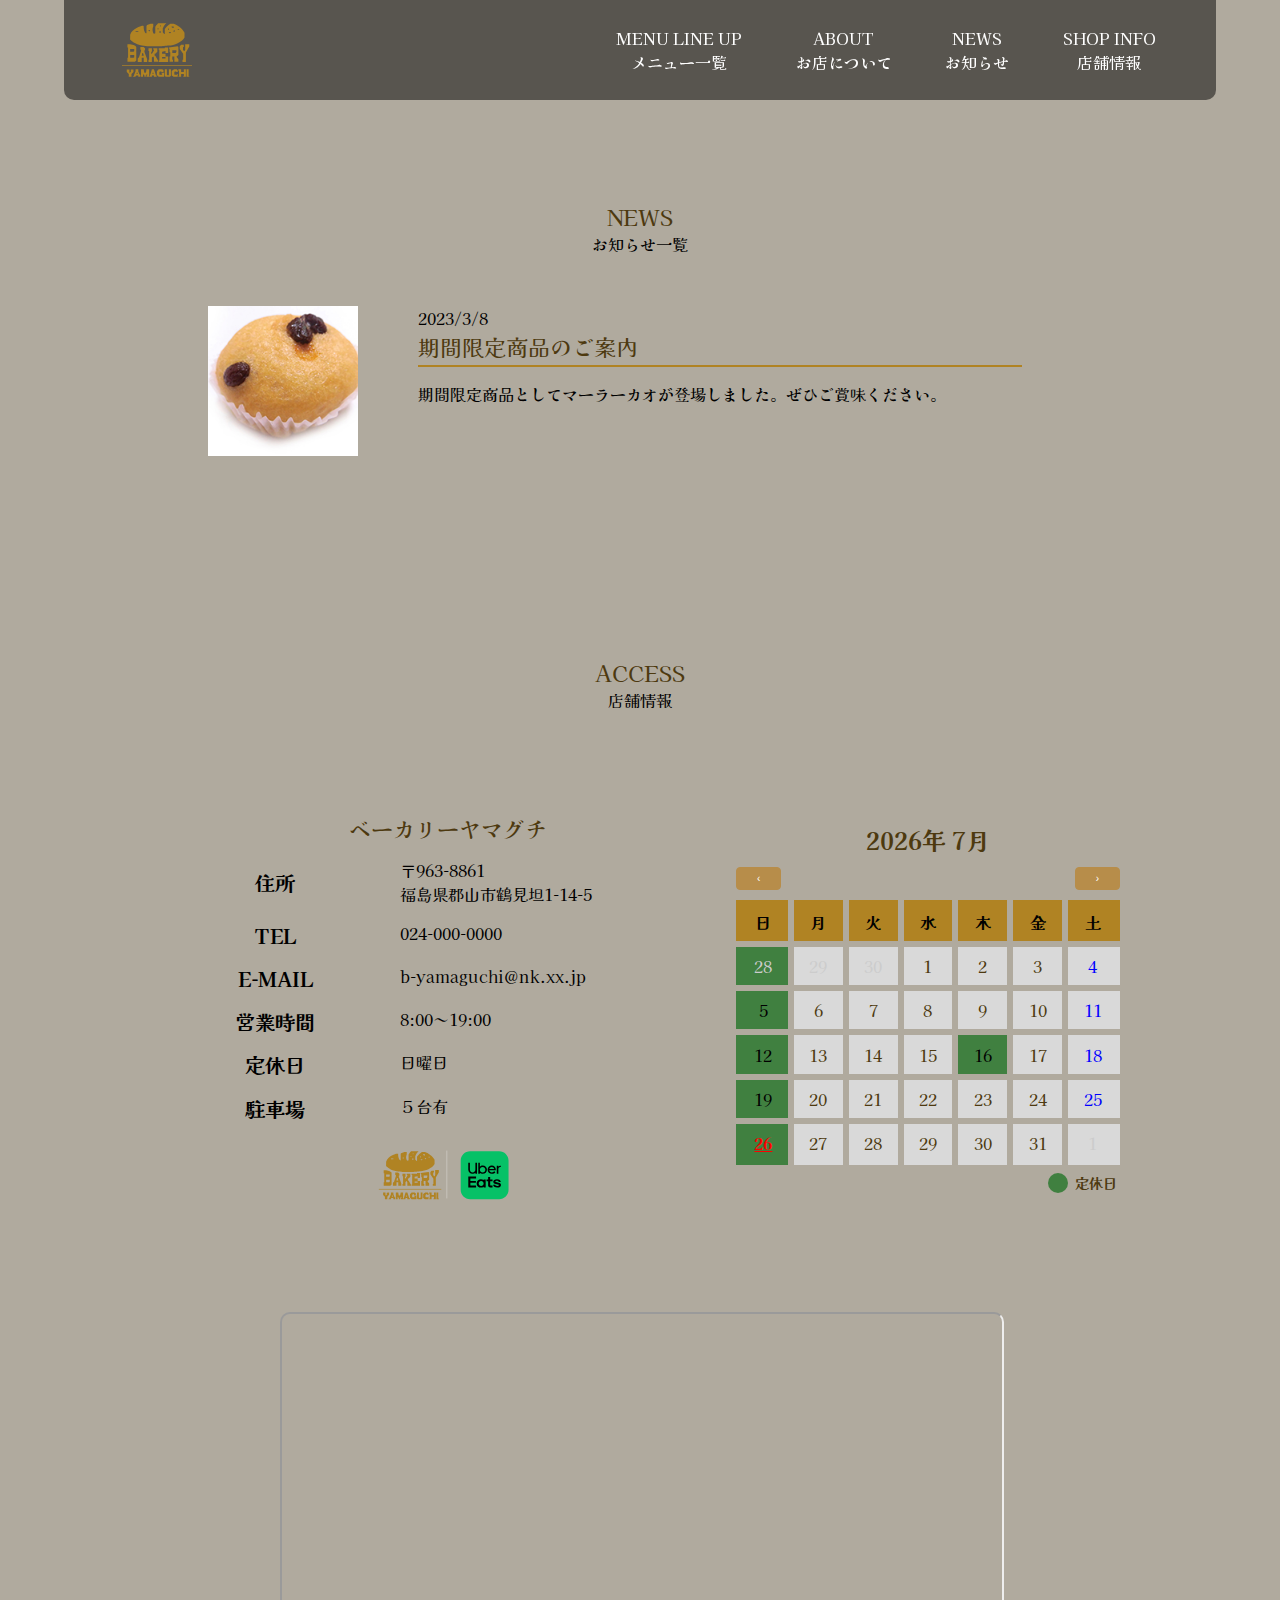
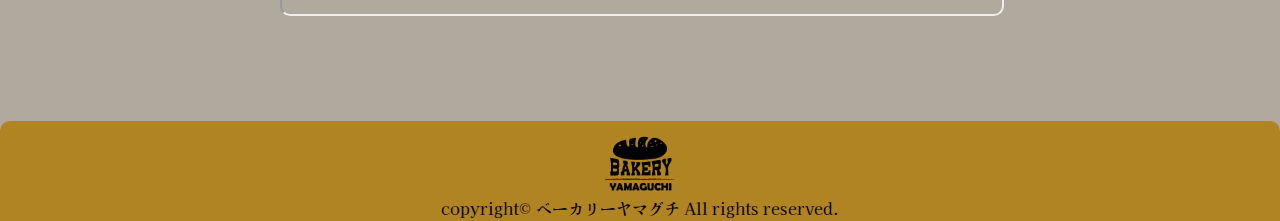
<file: bakery_portfolio/news.html>
<!doctype html>
<html>
<head>
  <meta charset="utf-8">
  <meta name="viewport" content="width=device-width,initial-scale=1">
  <title>お知らせ　ベーカリーヤマグチ</title>
  <link rel="preconnect" href="https://fonts.googleapis.com">
  <link rel="preconnect" href="https://fonts.gstatic.com" crossorigin>
  <link href="https://fonts.googleapis.com/css2?family=Kaisei+Tokumin:wght@500&display=swap" rel="stylesheet">
  <link
  rel="stylesheet"
  href="https://cdn.jsdelivr.net/npm/swiper@9/swiper-bundle.min.css">
  <link rel="stylesheet" href="css/calendar.css">
  <link rel="stylesheet" href="css/style.css">
  <link rel="stylesheet" href="css/news.css">
  
</head>


<body id="index">
  <div class="humburger radius">
    <div class="menu-border">
      <span class="menu-border__item radius"></span>
      <span class="menu-border__item radius"></span>
      <span class="menu-border__item radius"></span>
    </div>
  </div>
  <div class="nav-area">
      <nav class="nav-area__main radius">
        <div class="nav-area__logo">
        </div>
        <ul class="menu-list">
          <li class="menu-list__item">
              <a href="menu.html"><h2>MENU LINE UP</h2>
              <p>メニュー一覧</p></a>
          </li>
          <li class="menu-list__item">
            <a href="about.html"><h2>ABOUT</h2>
            <p>お店について</p></a>
          </li>
          <li class="menu-list__item">
            <a href="news.html"><h2>NEWS</h2>
            <p>お知らせ</p></a>
          </li>
          <li class="menu-list__item">
            <a  href="#info"><h2>SHOP INFO</h2>
            <p>店舗情報</p></a>
          </li>
        </ul>
      </nav>
    </div>
  
  <div id="container">
    <header id="top" class="header">
      <div class="header__area">
        <div class="logo radius">
          <a href="index.html"><!--<img src="img/SVG/logo.svg" alt="ベーカリーヤマグチ">--></a>
        </div>
        
        <nav>
        <ul class="menu-list">
          <li class="menu-list__item">
              <a href="menu.html"><h2>MENU LINE UP</h2>
              <p>メニュー一覧</p></a>
          </li>
          <li class="menu-list__item">
            <a href="about.html"><h2>ABOUT</h2>
            <p>お店について</p></a>
          </li>
          <li class="menu-list__item">
            <a href="news.html"><h2>NEWS</h2>
            <p>お知らせ</p></a>
          </li>
          <li class="menu-list__item">
            <a  href="#info"><h2>SHOP INFO</h2>
            <p>店舗情報</p></a>
          </li>
        </ul>
      </nav>
      </div>
    </header>
    <!--ヘッダーここまで-->
    <div id="main">
    <!--ニュースエリア-->
      <div class="news-page">
        <div class="news-page__text">
          <h2>NEWS</h2>
          <p>お知らせ一覧</p>
        </div>
        <div class="news-page__area">
          <ul class="news-page__item">
            <li class="news-page__img">
              <img src="img/maracake.jpg" alt="マーラーカオ">
            </li>
            <li class="news-page__date">
              <time datetime="2023-3-8">2023/3/8</time>
            </li>
            <li class="news-page__title">
              <h2>期間限定商品のご案内</h2>
            </li>
            <li class="news-page__content">
              <p>期間限定商品としてマーラーカオが登場しました。ぜひご賞味ください。</p>
            </li>
          </ul>
        </div>
      </div>
      <!--ニュースエリア-->

      <!--店舗情報-->
        <div id="info" class="access">
          <div class="access__text">
            <h2>ACCESS</h2>
            <p>店舗情報</p>
          </div>
          <div class="access__flex">
            <div class="access__area">
              <ul class="access__list">
                <li class="access__item shop-name">
                  <h2>ベーカリーヤマグチ</h2>
                </li>
                <li class="access__item">
                  <p>住所</p>
                  <p>〒963-8861<br>
                    福島県郡山市鶴見坦1-14-5</p>
                </li>
                <li class="access__item">
                  <p>TEL</p>
                  <p>024-000-0000</p>
                </li>
                <li class="access__item">
                  <p>E-MAIL</p>
                  <p>b-yamaguchi@nk.xx.jp</p>
                </li>
                <li class="access__item">
                  <p>営業時間</p>
                  <p>8:00～19:00</p>
                </li>
                <li class="access__item">
                  <p>定休日</p>
                  <p>日曜日</p>
                </li>
                <li class="access__item">
                  <p>駐車場</p>
                  <p>５台有</p>
                </li>
                <li class="access__item uber-icon">
                  <a href="#"></a>
                </li>
              </ul>
            </div>

            <div class="wrapper">
            <!-- xxxx年xx月を表示 -->
              <h1 id="header"></h1>

              <!-- ボタンクリックで月移動 -->
              <div id="next-prev-button">
                  <button id="prev" onclick="prev()">‹</button>
                  <button id="next" onclick="next()">›</button>
              </div>

              <!-- カレンダー -->
              <div id="calendar"></div>

              <div class="closing-day">
                <span></span>
                <p>定休日</p>
              </div>
            </div>
          </div>

          <div class="access__map">
            <iframe class="google-map" src="https://www.google.com/maps/embed?pb=!1m18!1m12!1m3!1d15077.791841807717!2d140.36152680321027!3d37.3965620646556!2m3!1f0!2f0!3f0!3m2!1i1024!2i768!4f13.1!3m3!1m2!1s0x60206cbbe8025b95%3A0xc6d33c9845fe05be!2z44CSOTYzLTg4NjEg56aP5bO255yM6YOh5bGx5biC6ba06KaL5Z2m77yR5LiB55uu77yR77yU4oiS77yVIOWGheiXpOODk-ODqw!5e0!3m2!1sja!2sjp!4v1677559585548!5m2!1sja!2sjp" allowfullscreen="" loading="lazy" referrerpolicy="no-referrer-when-downgrade"></iframe>
          </div> 
        </div>
      </div>
      <!--店舗情報ここまで-->
    </div>
    
    
    <!-- フッター -->
    <footer class="footer">
      <div class="footer__area">
        <a href="#top">
          <div class="footer__logo">
          </div>
        </a>
        <p class="footer__text">
          copyright&copy;
          ベーカリーヤマグチ
          All rights reserved.
        </p>
      </div>
    </footer>
    <!-- フッターここまで-->
  </div>
  
  <script src="https://cdn.jsdelivr.net/npm/swiper@9/swiper-bundle.min.js"></script>
  <script src="js/calendar.js"></script>
  <script src="js/main.js"></script>
  
</body>
</html>
</file>
<file: bakery_portfolio/css/calendar.css>
@charset "UTF-8";
/* CSS Document */
.wrapper {
  height: 400px;
  margin: 50px auto 0;
  color: #4D390F;
}

#header {
  text-align: center;
  font-size: 24px;
  width: 100%;
  margin: 1rem 0 0;
}

/*カレンダー*/
#calendar {
  text-align: center;
  width: 100%;
}

table {
  outline: 2px solid #B0AA9E;
  border-collapse: collapse;
  width: 100%;
  height: 265px;
  background-color: #D9D9D9;
}

th {
  color: #000;
  background-color: #B08323;
}

th, td {
  outline: 3px solid #B0AA9E;
  padding-top: 10px;
  padding-bottom: 10px;
  text-align: center;
}

/*日曜日*/
td:first-child {
  color: black;
  background-color: #408040;
}

/*土曜日*/
td:last-child {
  color: blue;
}

/*前後月の日付*/
td.disabled {
  color: #ccc;
}

/*本日*/
td.today {
  color: red;
  font-weight: 700;
  text-decoration: underline;
}

/*ボタン*/
#next-prev-button {
  position: relative;
}

#next-prev-button button {
  cursor: pointer;
  background: #B78D4A;
  color: #fff;
  border: 1px solid #B78D4A;
  border-radius: 4px;
  font-size: 1rem;
  padding: 0.5rem 2rem;
  margin: 1rem 0;
}

#next-prev-button button:hover {
  background-color: #D4BB92;
  border-color: #D4BB92;
}

#prev {
  float: left;
}

#next {
  float: right;
}

.closing-day {
  display: flex;
  align-items: center;
  justify-content: space-around;
  margin-top: 3px;
  float: right;
  width: 75px;
  height: 30px;
}
.closing-day span {
  display: inline-block;
  width: 20px;
  height: 20px;
  border-radius: 50%;
  background-color: #408040;
}
.closing-day p {
  display: inline-block;
  font-size: 1.4rem;
  font-weight: 600;
  vertical-align: bottom;
}

td.closing {
  color: #000;
  background-color: #408040;
}
</file>
<file: bakery_portfolio/css/style.css>
@charset "UTF-8";
/*@use "mixin" as *; 非対応*/
/* CSS Document */
/* CSS Document */
/*index.htmlここまで*/
/*menu.html*/
/*menu.htmlここまで*/
/*news.html*/
/*news.htmlここまで*/
html {
  font-family: 'Kaisei Tokumin', serif;
  font-size: 62.5%;
  height: auto; }

body {
  font-size: 1.6em;
  width: 100%;
  padding: 0;
  background-color: #B0AA9E; }

h2 {
  font-size: 2rem;
  font-weight: 300;
  color: #4D390F; }

p {
  font-size: 1.4rem; }

.radius {
  border-radius: 10px; }

a {
  text-decoration: none;
  color: black; }

body, h1, h2, p, ul {
  margin: 0; }

img {
  vertical-align: top;
  font-size: 0;
  line-height: 0; }

#about, #news, #info, #img {
  padding-top: 50px; }

ul {
  list-style-type: none;
  padding-left: 0; }

.header {
  position: relative;
  width: 100%;
  height: 100vh; }
  .header__area {
    position: absolute;
    width: 100%;
    height: 100px;
    border-radius: 0 0 10px 10px;
    z-index: 1;
    background-color: rgba(0, 0, 0, 0.5); }
  .header nav {
    display: none; }
  .header .logo {
    position: absolute;
    width: 70px;
    height: 60px;
    top: 50%;
    left: 50%;
    transform: translate(-50%, -50%);
    /*img {
      margin: 0;
      position: absolute;
      left: 0%;
      right: 0%;
      top: 0%;
      bottom: 0%;
      width: 100%;
      height: 100%;
    }*/ }
    .header .logo h1 {
      position: absolute;
      width: 200px;
      text-align: center;
      font-size: 0.6rem;
      font-weight: 300;
      color: #B08323;
      top: -15px;
      left: 50%;
      transform: translateX(-50%); }
    .header .logo a {
      display: block;
      width: 70px;
      height: 60px;
      background-image: url(../img/SVG/logo.svg);
      background-repeat: no-repeat;
      background-position: center;
      background-size: contain; }

.swiper {
  position: absolute;
  width: 100%;
  height: 100vh;
  z-index: 0; }
  .swiper-slide {
    position: relative;
    overflow: hidden;
    height: 100vh;
    border-radius: 20px; }
    .swiper-slide img {
      width: 100%;
      height: 100%;
      object-fit: cover;
      transform: scale(1.2);
      transition: transform 1.7s ease 0.2s; }
    .swiper-slide h2 {
      width: 400px;
      height: 40px;
      line-height: 40px;
      text-align: center;
      position: absolute;
      color: #4D390F;
      background-color: rgba(255, 255, 255, 0.5);
      top: 50%;
      left: 50%;
      transform: translate(-50%, -50%);
      z-index: 2;
      font-size: 2rem;
      font-weight: 600; }
    .swiper-slide p {
      position: absolute;
      height: auto;
      font-size: 1.4rem;
      padding: 5px;
      color: white;
      background-color: rgba(0, 0, 0, 0.5);
      top: 50%;
      right: 5%;
      z-index: 2; }
      .swiper-slide p.line-1 {
        top: calc(50% + 5% * 1); }
      .swiper-slide p.line-2 {
        top: calc(50% + 5% * 2); }
      .swiper-slide p.line-3 {
        top: calc(50% + 5% * 3); }
      .swiper-slide p.line-4 {
        top: calc(50% + 5% * 4); }
    .swiper-slide-active img {
      transform: none; }

/*スマホ用ナビエリア*/
body.noScroll {
  overflow: hidden; }

.humburger {
  position: absolute;
  border-radius: 5px;
  top: 20px;
  right: 5%;
  width: 30px;
  height: 30px;
  background-color: #B08323;
  cursor: pointer;
  z-index: 2; }
  .humburger.inview {
    z-index: 10; }
  .humburger .menu-border {
    display: flex;
    flex-direction: column;
    justify-content: space-between;
    align-items: center;
    width: 100%;
    height: 17.5px;
    margin: 6.25px 0; }
    .humburger .menu-border__item {
      display: block;
      width: 20px;
      height: 2.5px;
      background-color: #4D390F; }

.nav-area {
  position: absolute;
  top: 0;
  left: 0;
  width: 100%;
  height: 100vh;
  background-color: rgba(0, 0, 0, 0.5);
  transition: all 0.3s;
  opacity: 0;
  z-index: -1; }
  .nav-area.inview {
    opacity: 1;
    z-index: 2; }
    .nav-area.inview .nav-area__main .menu-list__item {
      transform: none; }
  .nav-area__logo {
    width: 70px;
    height: 60px;
    background-image: url(../img/logo.png);
    background-repeat: no-repeat;
    background-position: center;
    background-size: cover; }
  .nav-area__main {
    display: flex;
    flex-direction: column;
    align-items: center;
    width: 90%;
    height: 500px;
    margin: 20px auto 0;
    background-color: #B08323; }
    .nav-area__main .menu-list {
      margin-top: 30px;
      list-style-type: none;
      padding-left: 0;
      padding-top: 30px;
      perspective: 2000px;
      transform-style: preserve-3d; }
      .nav-area__main .menu-list__item {
        display: block;
        margin-bottom: 20px;
        transform: translate3d(0, 0, -1000px);
        transition: all 0.3s; }
        .nav-area__main .menu-list__item:nth-child(1) {
          transition-delay: 0.04s; }
        .nav-area__main .menu-list__item:nth-child(2) {
          transition-delay: 0.08s; }
        .nav-area__main .menu-list__item:nth-child(3) {
          transition-delay: 0.12s; }
        .nav-area__main .menu-list__item:nth-child(4) {
          transition-delay: 0.16s; }
        .nav-area__main .menu-list__item h2 {
          text-align: center;
          border-bottom: solid 1px black; }
        .nav-area__main .menu-list__item p {
          text-align: center; }

/*スマホ用ナビエリア*/
#main {
  width: 100%;
  margin: 0 auto; }

/*イメージ画像エリアstart*/
.img {
  position: relative; }
  .img__text {
    width: 170px;
    height: 50px;
    margin: 40px auto 0;
    background-color: #B08323;
    border-radius: 50px;
    bottom: -20px;
    left: 50%;
    box-shadow: 1px 1px 5px rgba(0, 0, 0, 0.3); }
    .img__text:hover {
      transform: translate(1px, 1px);
      box-shadow: none; }
    .img__text p {
      font-weight: 700;
      text-align: center;
      align-items: center;
      line-height: 50px;
      text-decoration: none;
      color: #000; }

.img-area {
  background-color: #988E79;
  display: flex;
  flex-direction: column;
  width: 90%;
  margin: 0 auto;
  padding: 30px; }
  .img-area__top {
    width: 100%;
    max-width: 640px;
    margin: 0 auto; }
  .img-area__wrap {
    position: relative;
    margin: 10px;
    overflow: hidden; }
    .img-area__wrap img {
      width: 100%;
      top: 0;
      left: 0; }
    .img-area__wrap-text {
      position: absolute;
      top: 0;
      left: 0;
      width: 100%;
      height: 100%;
      background-color: rgba(0, 0, 0, 0.5);
      z-index: 1;
      opacity: 0;
      transition: opacity 0.7s ease; }
      .img-area__wrap-text:hover {
        opacity: 1; }
        .img-area__wrap-text:hover p {
          opacity: 1;
          transform: translate(-50%, -50%); }
          .img-area__wrap-text:hover p:nth-child(2) {
            transform: translate(-50%, calc(-50% + 20px)); }
      .img-area__wrap-text p {
        position: absolute;
        text-align: center;
        line-height: 20px;
        font-weight: 600;
        width: 95%;
        height: 20px;
        color: #B08323;
        top: 50%;
        left: 50%;
        opacity: 0;
        transform: translate(-50%, calc(-50% + 20px));
        transition: transform 0.5s ease .1s; }
        .img-area__wrap-text p:first-child {
          font-size: 2rem; }
        .img-area__wrap-text p:nth-child(2) {
          width: 70%;
          transform: translate(-50%, calc(-50% + 40px)); }
  .img-area__bottom {
    width: 100%;
    max-width: 640px;
    margin: 0 auto; }
  .img-area__flex {
    display: flex;
    justify-content: space-between; }

/*イメージ画像エリアend*/
/*お店についてstart*/
.about {
  margin: 0 auto;
  width: 80%; }
  .about__text {
    text-align: center; }
  .about__item {
    display: flex;
    justify-content: space-between;
    flex-direction: column;
    box-sizing: border-box;
    margin-top: 85px; }
    .about__item:first-child {
      margin-top: 0; }
    .about__item h2 {
      display: block;
      margin: 0 10px 35px; }
    .about__item p {
      display: block;
      width: 80%;
      align-self: center; }
    .about__item .about-img {
      width: 150px;
      height: 100px;
      margin-top: 35px; }
      .about__item .about-img#flour {
        background-image: url(../img/about1.jpg);
        background-repeat: no-repeat;
        background-position: center;
        background-size: cover; }
      .about__item .about-img#natural-yeast {
        background-image: url(../img/about2.jpg);
        background-repeat: no-repeat;
        background-position: center;
        background-size: cover; }
      .about__item .about-img#fermentation {
        background-image: url(../img/about3.jpg);
        background-repeat: no-repeat;
        background-position: center;
        background-size: cover; }
      .about__item .about-img#food {
        background-image: url(../img/about4.jpg);
        background-repeat: no-repeat;
        background-position: center;
        background-size: cover; }
    .about__item.left {
      border-left: 3px solid #B08323; }
      .about__item.left h2 {
        align-self: flex-start; }
      .about__item.left .about-img {
        align-self: flex-end; }
    .about__item.right {
      border-right: 3px solid #B08323; }
      .about__item.right h2 {
        align-self: flex-end; }
      .about__item.right .about-img {
        align-self: flex-start; }

/*お店についてend*/
/*newsエリア*/
.news {
  margin: 0px auto;
  width: 80%; }
  .news__text {
    text-align: center; }
  .news__area {
    margin-top: 30px; }
  .news__list {
    list-style-type: none;
    padding-left: 0;
    margin-bottom: 30px; }
    .news__list:last-child {
      margin-bottom: 0; }
  .news__list {
    border-bottom: 1px solid black; }
  .news__item {
    display: flex;
    justify-content: space-between;
    margin-bottom: 5px; }
    .news__item time {
      font-size: 1.4rem;
      font-weight: 700; }
    .news__item p {
      width: 60%; }

/*newsエリア*/
/*店舗情報エリア*/
.access {
  margin: 0 auto 100px;
  width: 75%; }
  .access__text {
    text-align: center; }
  .access__area {
    margin-top: 30px; }
  .access__list {
    list-style-type: none;
    padding-left: 0;
    margin-bottom: 30px; }
    .access__list:last-child {
      margin-bottom: 0; }
  .access__flex {
    margin-top: 50px;
    margin-bottom: 50px; }
  .access__list {
    display: flex;
    flex-direction: column;
    justify-content: space-between;
    height: 350px; }
  .access__item {
    display: flex;
    justify-content: start; }
    .access__item p {
      font-size: 1.6rem; }
      .access__item p:first-child {
        width: 40%;
        margin-right: 10px;
        font-weight: 700;
        text-align: center;
        align-self: center; }
      .access__item p:last-child {
        font-size: 1.2rem; }
    .access__item.shop-name {
      display: block;
      align-self: center; }
    .access__item.uber-icon {
      display: block;
      text-align: center;
      align-self: center; }
      .access__item.uber-icon a {
        display: block;
        width: 150px;
        height: 75px;
        background-image: url(../img/SVG/uber_logo.svg);
        background-repeat: no-repeat;
        background-position: center;
        background-size: cover; }
  .access__map {
    margin: 0 auto;
    margin-top: 35px; }
    .access__map .google-map {
      width: 100%;
      height: 250px;
      border-radius: 10px; }

.calendar tabele {
  border-spacing: 0;
  border-collapse: collapse; }
.calendar td {
  border: 1px solid #ddd;
  padding: 5px;
  text-align: center; }
  .calendar td:first-child {
    color: red; }
  .calendar td:last-child {
    color: royalblue; }

/*店舗情報エリアここまで*/
/*フッター*/
.footer__area {
  display: flex;
  flex-direction: column;
  justify-content: space-around;
  height: 100px;
  background-color: #B08323;
  border-radius: 10px 10px 0 0; }
.footer__logo {
  width: 70px;
  height: 60px;
  margin: 10px auto 0;
  background-image: url(../img/logo.png);
  background-repeat: no-repeat;
  background-position: center;
  background-size: cover; }
.footer__text {
  text-align: center; }

/*フッターここまで*/
@media screen and (min-width: 768px) {
  p {
    font-size: 1.6rem; }

  h2 {
    font-size: 2.2rem; }

  #about, #news, #info, #img {
    padding-top: 100px; }

  .header__area {
    position: fixed;
    top: 0;
    left: 50%;
    transform: translateX(-50%);
    width: 90%;
    display: flex;
    justify-content: space-between;
    align-items: center;
    z-index: 5; }
  .header nav {
    order: 2;
    display: block;
    width: 600px; }
    .header nav .menu-list {
      padding-left: 0;
      display: flex;
      justify-content: space-between;
      align-items: center;
      margin-right: 10%;
      list-style-type: none; }
      .header nav .menu-list__item a {
        text-align: center; }
        .header nav .menu-list__item a h2 {
          font-size: 1.6rem; }
        .header nav .menu-list__item a h2, .header nav .menu-list__item a p {
          color: #fff; }
  .header .logo {
    position: static;
    align-self: center;
    width: 70px;
    height: 60px;
    margin-left: 5%;
    background: none;
    transform: none; }
    .header .logo h1 {
      top: 5px;
      left: 100px; }

  .swiper-slide h2 {
    font-size: 2.4rem; }
  .swiper-slide p {
    font-size: 1.6rem; }

  /*スマホ用ナビエリア*/
  .humburger {
    display: none; }

  .nav-area {
    display: none; }

  /*スマホ用ナビエリア*/
  #main {
    width: 90%;
    max-width: 960px;
    margin: 0 auto; }

  /*イメージ画像エリアstart*/
  .img-area {
    display: flex;
    flex-direction: row; }

  /*イメージ画像エリアend*/
  /*お店についてstart*/
  .about {
    width: 75%; }
    .about__item {
      margin-top: 100px; }
      .about__item p {
        font-size: 1.6rem; }
      .about__item .about-img {
        width: 300px;
        height: 200px; }

  /*お店についてend*/
  /*newsエリア*/
  .news__area {
    width: 75%;
    margin: 50px auto 0; }

  /*newsエリア*/
  /*店舗情報エリア*/
  .access {
    width: 100%; }
    .access__flex {
      display: flex; }
    .access__area {
      margin-top: 50px;
      width: 60%; }
    .access__list {
      height: 400px; }
    .access__item p {
      font-size: 2rem; }
      .access__item p:last-child {
        font-size: 1.6rem; }
    .access__map {
      width: 75%; }
      .access__map .google-map {
        height: 300px; }

  .wrapper {
    width: 40%;
    margin: 50px auto; }

  /*店舗情報エリアここまで*/ }
</file>
<file: bakery_portfolio/css/about.css>
/* CSS Document */
.header {
  height: 100px; }
</file>
<file: bakery_portfolio/css/menu.css>
@charset "UTF-8";
/* CSS Document */
/* CSS Document */
/* CSS Document */
/*index.htmlここまで*/
/*menu.html*/
/*menu.htmlここまで*/
/*news.html*/
/*news.htmlここまで*/
.header {
  height: 100px; }

.menu-lineup {
  margin: 50px auto; }
  .menu-lineup__text {
    text-align: center;
    margin-bottom: 40px; }
  .menu-lineup__best3 {
    position: relative;
    display: flex;
    flex-direction: column;
    align-items: center;
    width: 100%;
    padding: 50px 0;
    border-radius: 20px;
    background-color: #988E79; }
    .menu-lineup__best3 .best3-text {
      background-image: url(../img/SVG/best3_logo.svg);
      background-repeat: no-repeat;
      background-position: center;
      background-size: cover;
      width: 100px;
      height: 100px;
      border-radius: 20px 20px 5px 5px; }
      .menu-lineup__best3 .best3-text__area {
        position: absolute;
        left: 50%;
        top: -20px;
        transform: translateX(-50%); }
  .menu-lineup__item {
    position: relative;
    display: flex;
    align-items: center;
    flex-direction: column;
    width: 75%;
    margin-top: 50px;
    text-align: center; }
    .menu-lineup__item h3 {
      font-weight: 700;
      font-size: 2.2rem;
      color: #4D390F; }
  .menu-lineup__img {
    width: 80%;
    margin: 0 auto; }
  .menu-lineup__icon {
    position: absolute;
    width: 25%;
    height: 25%;
    left: 10px;
    top: -10%; }
    .menu-lineup__icon.no1 {
      width: 30%;
      height: 30%;
      top: -15%;
      transform-origin: 50% 75%;
      transform: rotate(-30deg); }
  .menu-lineup__other {
    margin: 100px auto;
    width: 80%; }
    .menu-lineup__other h2 {
      font-weight: 500;
      text-align: center; }
  .menu-lineup__wrap {
    display: flex;
    justify-content: space-between;
    flex-wrap: wrap;
    margin: 30px 0; }
    .menu-lineup__wrap .bread-img {
      width: 45%;
      text-align: center;
      margin-bottom: 30px; }
      .menu-lineup__wrap .bread-img:last-child {
        margin-bottom: 0; }
      .menu-lineup__wrap .bread-img img {
        width: 100%; }
      .menu-lineup__wrap .bread-img p {
        font-size: 1.6rem;
        font-weight: 600;
        margin-top: 5px; }

/*イートイン*/
.eatin {
  margin: 0px auto;
  width: 80%; }
  .eatin__text {
    text-align: center; }
  .eatin__area {
    margin-top: 30px; }
  .eatin__list {
    list-style-type: none;
    padding-left: 0;
    margin-bottom: 30px; }
    .eatin__list:last-child {
      margin-bottom: 0; }
  .eatin p, .eatin ul, .eatin div {
    padding-left: 5%; }
  .eatin__text p {
    padding-left: 0; }
  .eatin__area {
    display: flex;
    flex-direction: column;
    justify-content: space-between;
    align-items: flex-start;
    border-left: 3px solid #B08323; }
  .eatin__menu {
    display: flex;
    justify-content: flex-start;
    align-items: center; }
    .eatin__menu p {
      width: 50%; }
      .eatin__menu p:first-child {
        text-align: center;
        font-weight: 600; }
    .eatin__menu-area {
      width: 100%; }
    .eatin__menu-text {
      margin-top: 20px;
      font-size: 1.5rem;
      font-weight: 700;
      color: #4D390F; }
  .eatin__hours {
    display: flex;
    justify-content: flex-start;
    align-items: center; }
    .eatin__hours p {
      width: 50%; }
      .eatin__hours p:first-child {
        text-align: center;
        font-weight: 600; }
    .eatin__hours-area {
      width: 100%; }
    .eatin__hours-text {
      margin-top: 20px;
      font-size: 1.5rem;
      font-weight: 700;
      color: #4D390F; }
  .eatin__img {
    background-image: url(../img/eatin_img.jpg);
    background-repeat: no-repeat;
    background-position: center;
    background-size: cover;
    width: 200px;
    height: 150px;
    margin-top: 20px;
    align-self: flex-end; }

/*イートイン*/
@media screen and (min-width: 768px) {
  p {
    font-size: 1.4rem; }

  .menu-lineup {
    margin: 0 auto;
    padding-top: 50px; }
    .menu-lineup__best3 {
      flex-direction: row;
      justify-content: space-around;
      flex-wrap: wrap; }
    .menu-lineup__item {
      width: 30%;
      align-self: stretch; }
      .menu-lineup__item p {
        width: 75%; }
    .menu-lineup__wrap .bread-img {
      width: 30%;
      text-align: center; }
      .menu-lineup__wrap .bread-img img {
        width: 100%; }
      .menu-lineup__wrap .bread-img p {
        font-size: 1.6rem;
        font-weight: 600;
        margin-top: 5px; }

  .eatin {
    width: 90%; }
    .eatin__area {
      flex-wrap: wrap;
      height: 300px; }
    .eatin__menu-area {
      width: 60%; }
    .eatin__hours-area {
      width: 60%; }
    .eatin__img {
      align-self: flex-start;
      flex-grow: 3;
      width: 300px;
      height: 200px; } }
</file>
<file: bakery_portfolio/css/news.css>
@charset "UTF-8";
/* CSS Document */
/* CSS Document */
/* CSS Document */
/*index.htmlここまで*/
/*menu.html*/
/*menu.htmlここまで*/
/*news.html*/
/*news.htmlここまで*/
.header {
  height: 100px; }

.news-page {
  margin: 100px auto;
  width: 90%; }
  .news-page__text {
    text-align: center;
    margin-bottom: 50px; }
  .news-page__area {
    margin-bottom: 50px; }
    .news-page__area:last-child {
      margin-bottom: 0; }
  .news-page__item {
    display: flex;
    flex-direction: column;
    align-items: flex-start;
    flex-wrap: wrap;
    width: 100%;
    height: 150px; }
  .news-page__img {
    flex-basis: 100%;
    padding-right: 10px;
    /*@include background(
      $img: url(../img/maracake.jpg),
      );*/ }
    .news-page__img img {
      width: 100px;
      height: 100px;
      object-fit: cover;
      padding-top: 25px; }
  .news-page__title {
    border-bottom: 2px solid #B08323;
    padding-bottom: 3px; }
  .news-page__content {
    margin-top: 15px; }
  .news-page__date, .news-page__title, .news-page__content {
    width: 70%; }

@media screen and (min-width: 768px) {
  .news-page__img img {
    width: 150px;
    height: 150px;
    padding-top: 0; }
  .news-page__content p {
    font-size: 1.6rem; } }
</file>
